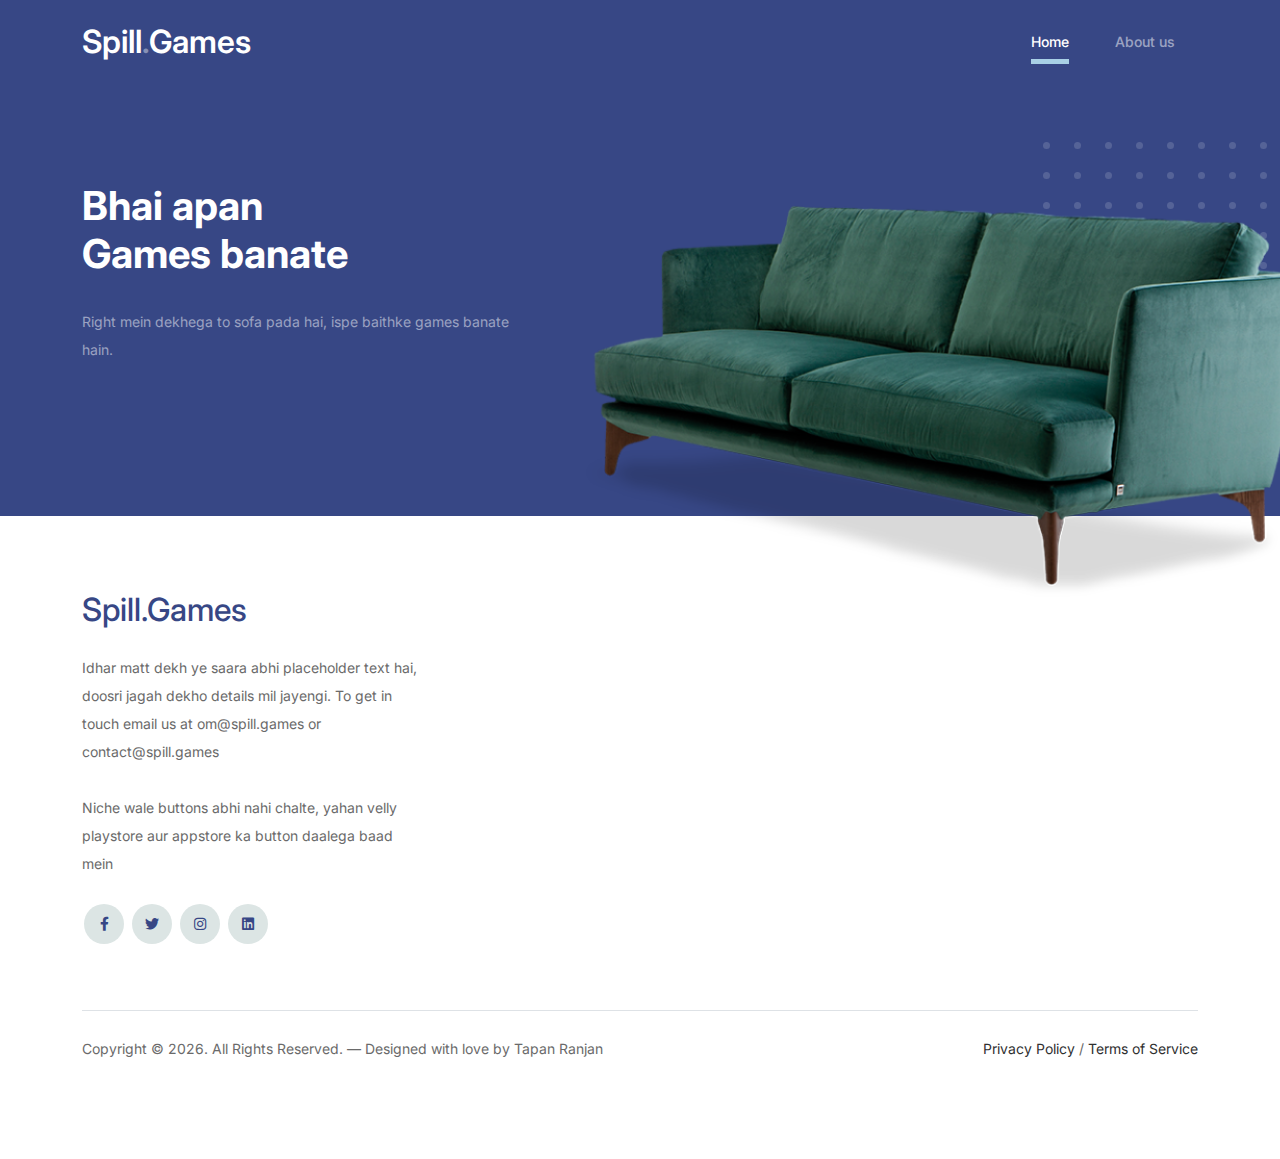
<file: website-old/index.html>
<!doctype html>
<html lang="en">

<head>
	<meta charset="utf-8">
	<meta name="viewport" content="width=device-width, initial-scale=1, shrink-to-fit=no">
	<meta name="author" content="Tapan">
	<link rel="shortcut icon" href="favicon.png">

	<meta name="description" content="" />
	<meta name="keywords" content="bootstrap, bootstrap4" />

	<!-- Bootstrap CSS -->
	<link href="css/bootstrap.min.css" rel="stylesheet">
	<link href="https://cdnjs.cloudflare.com/ajax/libs/font-awesome/6.0.0-beta3/css/all.min.css" rel="stylesheet">
	<link href="css/tiny-slider.css" rel="stylesheet">
	<link href="css/style.css" rel="stylesheet">
	<title>Spill.Games - Mobile game development redifined </title>
</head>

<body>

	<!-- Start Header/Navigation -->
	<nav class="custom-navbar navbar navbar navbar-expand-md navbar-dark bg-dark" arial-label="Furni navigation bar">

		<div class="container">
			<a class="navbar-brand" href="index.html">Spill<span>.</span>Games</a>

			<button class="navbar-toggler" type="button" data-bs-toggle="collapse" data-bs-target="#navbarsFurni"
				aria-controls="navbarsFurni" aria-expanded="false" aria-label="Toggle navigation">
				<span class="navbar-toggler-icon"></span>
			</button>

			<div class="collapse navbar-collapse" id="navbarsFurni">
				<ul class="custom-navbar-nav navbar-nav ms-auto mb-2 mb-md-0">
					<li class="nav-item active">
						<a class="nav-link" href="index.html">Home</a>
					</li>
					<li><a class="nav-link" href="about.html">About us</a></li>
				</ul>
			</div>
		</div>

	</nav>
	<!-- End Header/Navigation -->

	<!-- Start Hero Section -->
	<div class="hero">
		<div class="container">
			<div class="row justify-content-between">
				<div class="col-lg-5">
					<div class="intro-excerpt">
						<h1>Bhai apan <br><span clsas="d-block">Games banate</span></h1>
						<p class="mb-4">Right mein dekhega to sofa pada hai, ispe baithke games banate hain.</p>
					</div>
				</div>
				<div class="col-lg-7">
					<div class="hero-img-wrap">
						<img src="images/couch.png" class="img-fluid">
					</div>
				</div>
			</div>
		</div>
	</div>
	<!-- End Hero Section -->

	<!-- Start Footer Section -->
	<footer class="footer-section">
		<div class="container relative">

			<div class="row g-5 mb-5">
				<div class="col-lg-4">
					<div class="mb-4 footer-logo-wrap"><a href="#" class="footer-logo">Spill<span>.</span>Games</a></div>
					<p class="mb-4">Idhar matt dekh ye saara abhi placeholder text hai, doosri jagah dekho details mil jayengi. To get in touch email us at om@spill.games or contact@spill.games  <br><br> Niche wale buttons abhi nahi chalte, yahan velly playstore aur appstore ka button daalega baad mein</p>
					
					<ul class="list-unstyled custom-social">
						<li><a href="#"><span class="fa fa-brands fa-facebook-f"></span></a></li>
						<li><a href="#"><span class="fa fa-brands fa-twitter"></span></a></li>
						<li><a href="#"><span class="fa fa-brands fa-instagram"></span></a></li>
						<li><a href="#"><span class="fa fa-brands fa-linkedin"></span></a></li>
					</ul>
				</div>
			</div>

			<div class="border-top copyright">
				<div class="row pt-4">
					<div class="col-lg-6">
						<p class="mb-2 text-center text-lg-start">Copyright &copy;
							<script>document.write(new Date().getFullYear());</script>. All Rights Reserved. &mdash;
							Designed with love by Tapan Ranjan
						</p>
					</div>

					<div class="col-lg-6 text-center text-lg-end">
						<ul class="list-unstyled d-inline-flex ms-auto">
							<li><a href="privacy.html">Privacy Policy</a> / <a href="tos.html">Terms of Service</li>
						</ul>
					</div>

				</div>
			</div>

		</div>
	</footer>
	<!-- End Footer Section -->


	<script src="js/bootstrap.bundle.min.js"></script>
	<script src="js/tiny-slider.js"></script>
	<script src="js/custom.js"></script>
</body>

</html>
</file>
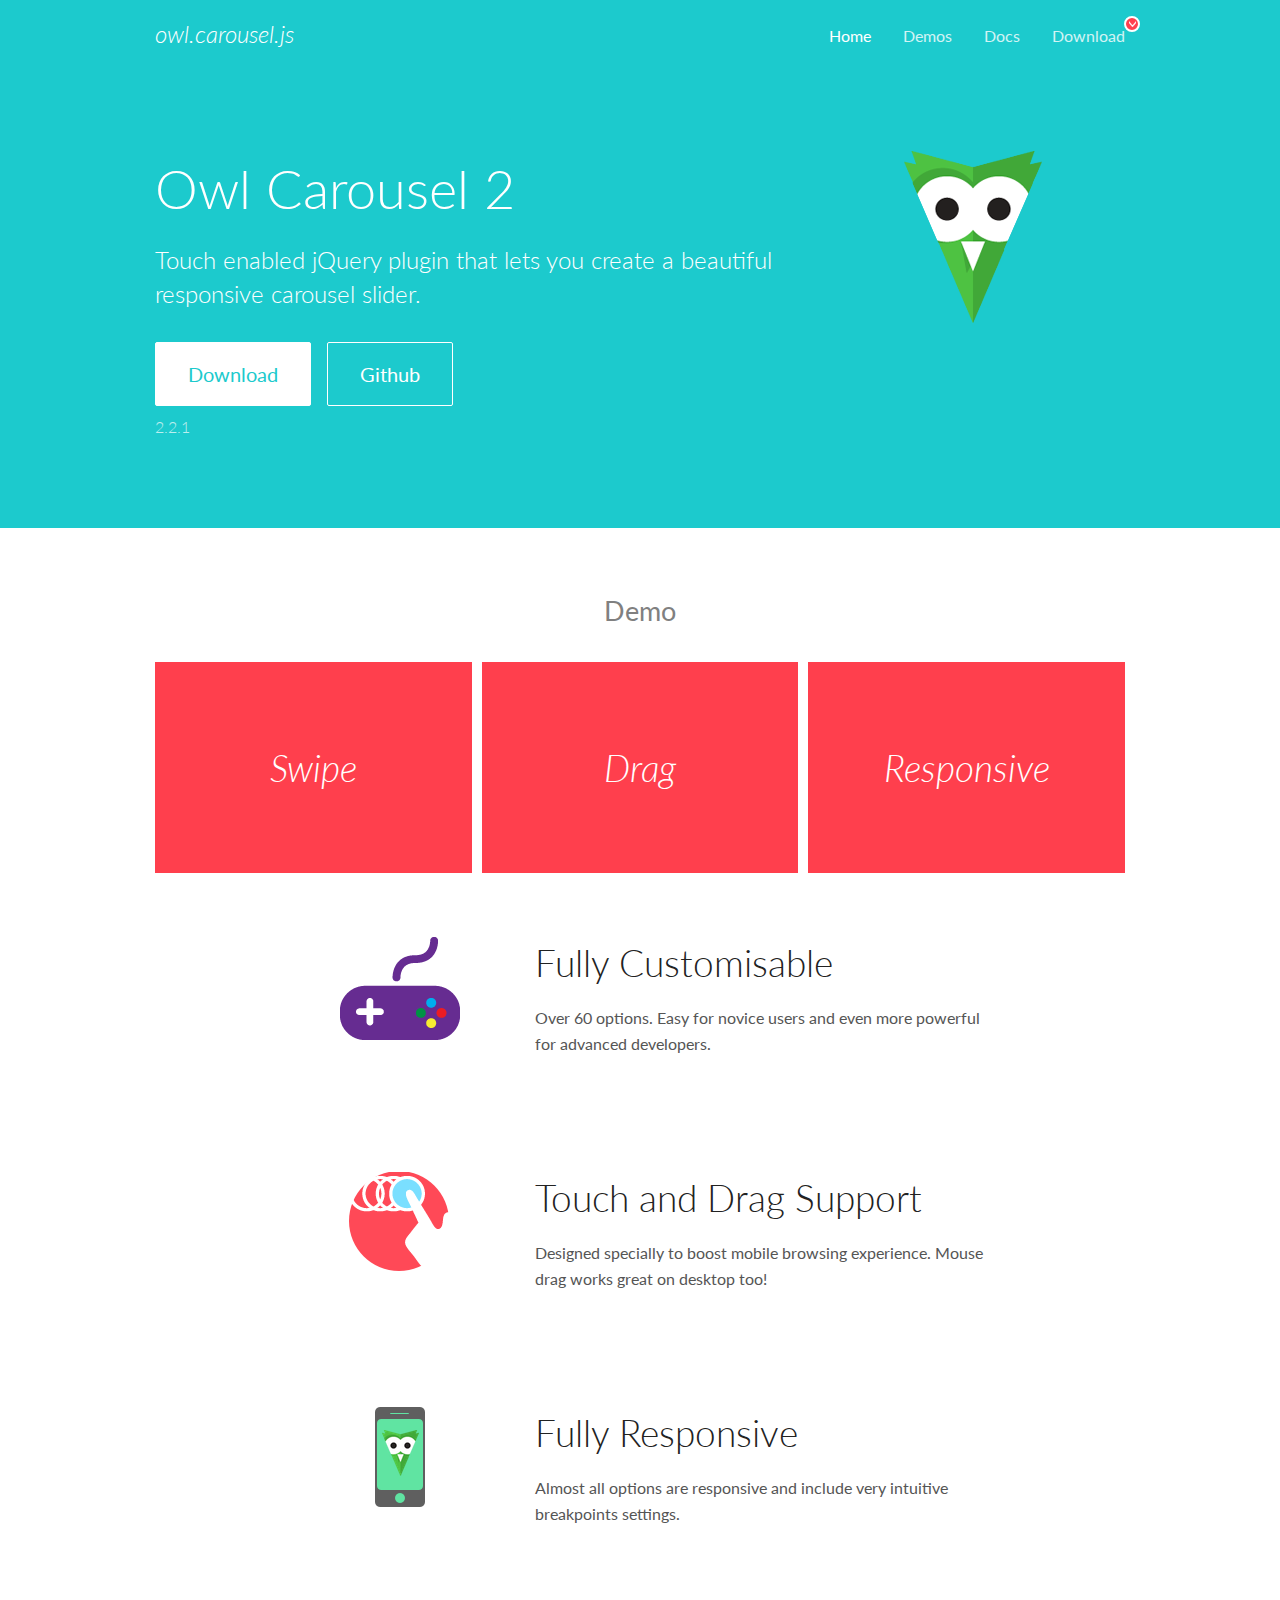
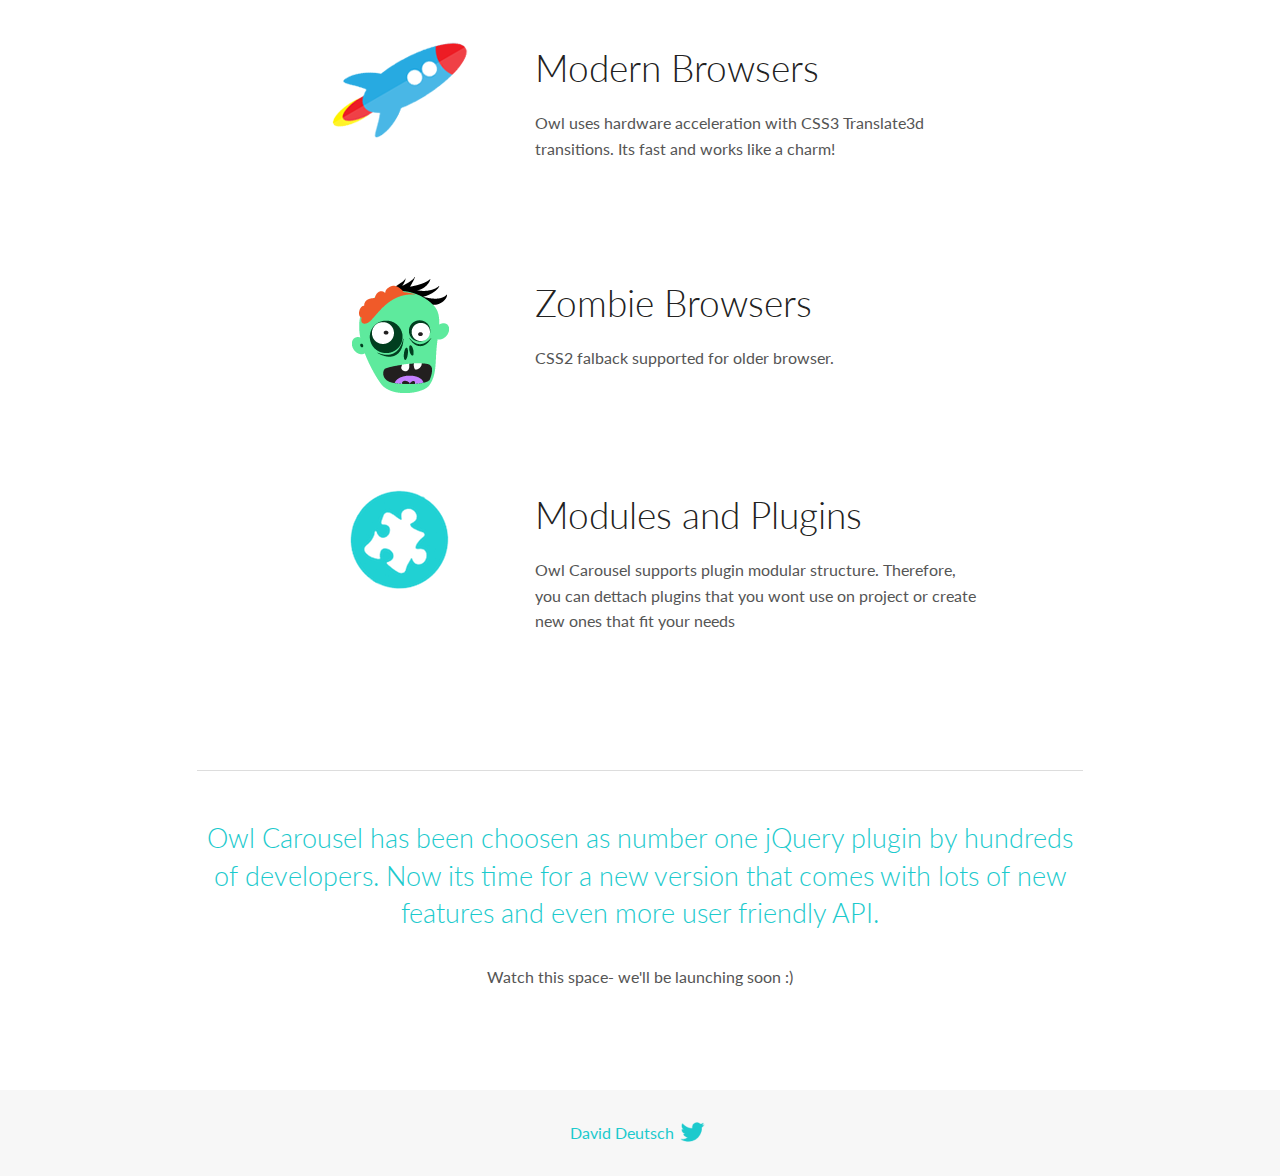
<file: assets/lib/owl.carousel/docs/index.html>
<!DOCTYPE html>
<html lang="en">
  <head>

    <!-- head -->
    <meta charset="utf-8">
    <meta name="msapplication-tap-highlight" content="no" />
    <meta name="viewport" content="width=device-width, initial-scale=1.0" />
    <meta name="description" content="Touch enabled jQuery plugin that lets you create beautiful responsive carousel slider.">
    <meta name="author" content="David Deutsch">
    <title>
      Home | Owl Carousel | 2.2.1
    </title>

    <!-- Stylesheets -->
    <link href='https://fonts.googleapis.com/css?family=Lato:300,400,700,400italic,300italic' rel='stylesheet' type='text/css'>
    <link rel="stylesheet" href="assets/css/docs.theme.min.css">

    <!-- Owl Stylesheets -->
    <link rel="stylesheet" href="assets/owlcarousel/assets/owl.carousel.min.css">
    <link rel="stylesheet" href="assets/owlcarousel/assets/owl.theme.default.min.css">

    <!-- HTML5 shim and Respond.js IE8 support of HTML5 elements and media queries -->

    <!--[if lt IE 9]>
      <script src="https://oss.maxcdn.com/libs/html5shiv/3.7.0/html5shiv.js"></script>
      <script src="https://oss.maxcdn.com/libs/respond.js/1.3.0/respond.min.js"></script>
    <![endif]-->

    <!-- Favicons -->
    <link rel="apple-touch-icon-precomposed" sizes="144x144" href="assets/ico/apple-touch-icon-144-precomposed.png">
    <link rel="shortcut icon" href="assets/ico/favicon.png">
    <link rel="shortcut icon" href="favicon.ico">

    <!-- Yeah i know js should not be in header. Its required for demos.-->

    <!-- javascript -->
    <script src="assets/vendors/jquery.min.js"></script>
    <script src="assets/owlcarousel/owl.carousel.js"></script>
  </head>
  <body>

    <!-- header -->
    <header class="header">
      <div class="row">
        <div class="large-12 columns">
          <div class="brand left">
            <h3>
              <a href="/OwlCarousel2/">owl.carousel.js</a> 
            </h3>
          </div>
          <a id="toggle-nav" class="right">
            <span></span> <span></span> <span></span> 
          </a> 
          <div class="nav-bar">
            <ul class="clearfix">
              <li class="active">
                <a href="/OwlCarousel2/index.html">Home</a> 
              </li>
              <li> <a href="/OwlCarousel2/demos/demos.html">Demos</a>  </li>
              <li> <a href="/OwlCarousel2/docs/started-welcome.html">Docs</a>  </li>
              <li>
                <a href="https://github.com/OwlCarousel2/OwlCarousel2/archive/2.2.1.zip">Download</a> 
                <span class="download"></span> 
              </li>
            </ul>
          </div>
        </div>
      </div>
    </header>

    <!-- home panel -->
    <section id="hero">
      <div class="row">
        <div class="large-8 medium-8 columns">
          <h1>Owl Carousel 2</h1>
          <h4>Touch enabled jQuery plugin that lets you create a beautiful responsive carousel slider.</h4>
          <a href="https://github.com/OwlCarousel2/OwlCarousel2/archive/2.2.1.zip" class="hero-button">Download</a> 
          <a href="https://github.com/OwlCarousel2/OwlCarousel2" class="hero-button outline">Github</a> 
          <p>2.2.1</p>
        </div>
        <div class="large-4 medium-4 columns">
          <img class="owl-logo" src="assets/img/owl-logo.png" alt="mr. Owl">
        </div>
      </div>
    </section>

    <!-- body -->
    <div class="home-demo">
      <div class="row">
        <div class="large-12 columns">
          <h3>Demo</h3>
          <div class="owl-carousel">
            <div class="item">
              <h2>Swipe</h2>
            </div>
            <div class="item">
              <h2>Drag</h2>
            </div>
            <div class="item">
              <h2>Responsive</h2>
            </div>
            <div class="item">
              <h2>CSS3</h2>
            </div>
            <div class="item">
              <h2>Fast</h2>
            </div>
            <div class="item">
              <h2>Easy</h2>
            </div>
            <div class="item">
              <h2>Free</h2>
            </div>
            <div class="item">
              <h2>Upgradable</h2>
            </div>
            <div class="item">
              <h2>Tons of options</h2>
            </div>
            <div class="item">
              <h2>Infinity</h2>
            </div>
            <div class="item">
              <h2>Auto Width</h2>
            </div>
          </div>
        </div>
      </div>
    </div>
    <script>
      var owl = $('.owl-carousel');
      owl.owlCarousel({
        margin: 10,
        loop: true,
        responsive: {
          0: {
            items: 1
          },
          600: {
            items: 2
          },
          1000: {
            items: 3
          }
        }
      })
    </script>

    <!-- features -->
    <div id="features">
      <div class="row">
        <div class="small-12 medium-9 small-centered columns">
          <section class="row feature">
            <div class="medium-4 small-12 columns">
              <img src="assets/img/feature-options.png" alt="">
            </div>
            <div class="medium-8 small-12 columns">
              <h2>Fully Customisable</h2>
              <p>Over 60 options. Easy for novice users and even more powerful for advanced developers.</p>
            </div>
          </section>
          <section class="row feature">
            <div class="medium-4 small-12 columns">
              <img src="assets/img/feature-drag.png" alt="">
            </div>
            <div class="medium-8 small-12 columns">
              <h2>Touch and Drag Support</h2>
              <p>Designed specially to boost mobile browsing experience. Mouse drag works great on desktop too!</p>
            </div>
          </section>
          <section class="row feature">
            <div class="medium-4 small-12 columns">
              <img src="assets/img/feature-responsive.png" alt="">
            </div>
            <div class="medium-8 small-12 columns">
              <h2>Fully Responsive</h2>
              <p>Almost all options are responsive and include very intuitive breakpoints settings.</p>
            </div>
          </section>
          <section class="row feature">
            <div class="medium-4 small-12 columns">
              <img src="assets/img/feature-modern.png" alt="">
            </div>
            <div class="medium-8 small-12 columns">
              <h2>Modern Browsers</h2>
              <p>Owl uses hardware acceleration with CSS3 Translate3d transitions. Its fast and works like a charm! </p>
            </div>
          </section>
          <section class="row feature">
            <div class="medium-4 small-12 columns">
              <img src="assets/img/feature-zombie.png" alt="">
            </div>
            <div class="medium-8 small-12 columns">
              <h2>Zombie Browsers</h2>
              <p>CSS2 falback supported for older browser.</p>
            </div>
          </section>
          <section class="row feature">
            <div class="medium-4 small-12 columns">
              <img src="assets/img/feature-module.png" alt="">
            </div>
            <div class="medium-8 small-12 columns">
              <h2>Modules and Plugins</h2>
              <p>Owl Carousel supports plugin modular structure. Therefore, you can dettach plugins that you wont use on project or create new ones that fit your needs</p>
            </div>
          </section>
        </div>
      </div>
    </div>

    <!-- footer -->
    <section id="teaser-text">
      <div class="row">
        <div class="small-12 medium-11 small-centered columns">
          <hr>
          <h3 id="owl-carousel-has-been-choosen-as-number-one-jquery-plugin-by-hundreds-of-developers-now-its-time-for-a-new-version-that-comes-with-lots-of-new-features-and-even-more-user-friendly-api-">Owl Carousel has been choosen as number one jQuery plugin by hundreds of developers. Now its time for a new version that comes with lots of new features and even more user friendly API.</h3>
          <p>Watch this space- we&#39;ll be launching soon :)</p>
        </div>
      </div>
    </section>

    <!-- footer -->
    <footer class="footer">
      <div class="row">
        <div class="large-12 columns">
          <h5>
            <a href="/OwlCarousel2/docs/support-contact.html">David Deutsch</a> 
            <a id="custom-tweet-button" href="https://twitter.com/share?url=https://github.com/OwlCarousel2/OwlCarousel2&text=Owl Carousel - This is so awesome! " target="_blank"></a> 
          </h5>
        </div>
      </div>
    </footer>

    <!-- vendors -->
    <script src="assets/vendors/highlight.js"></script>
    <script src="assets/js/app.js"></script>
  </body>
</html>
</file>
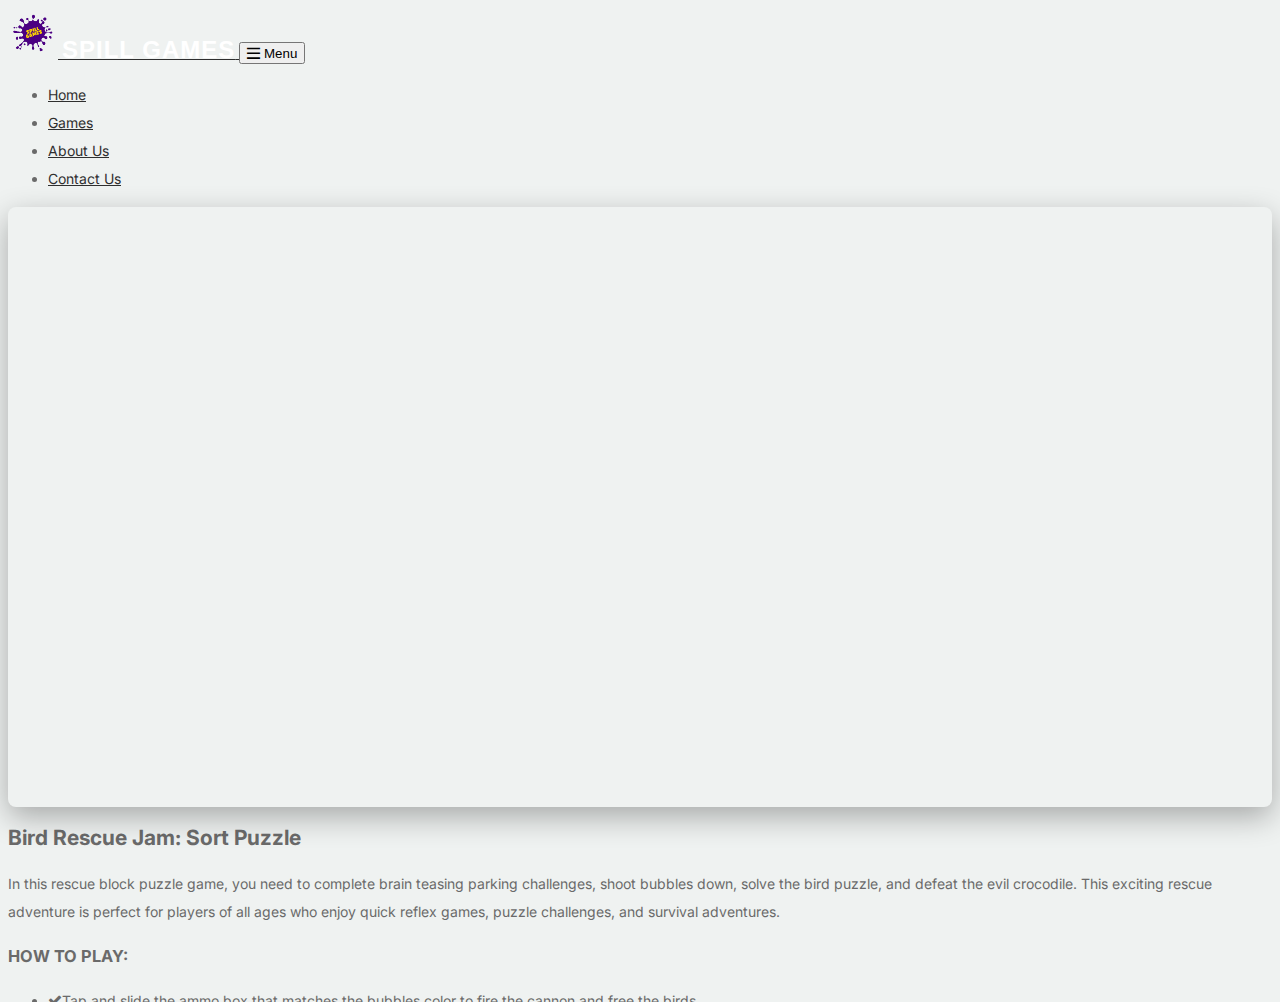
<file: birdrescue.html>
<!DOCTYPE html>
<html>

<head>
    <meta http-equiv="refresh" content="0; url=game.html#id=brj" />
    <title>Redirecting to Bird Rescue...</title>
</head>

<body>
    <p>Redirecting to Bird Rescue... If you are not redirected automatically, <a href="game.html#id=brj">click here</a>.
    </p>
</body>

</html>
</file>
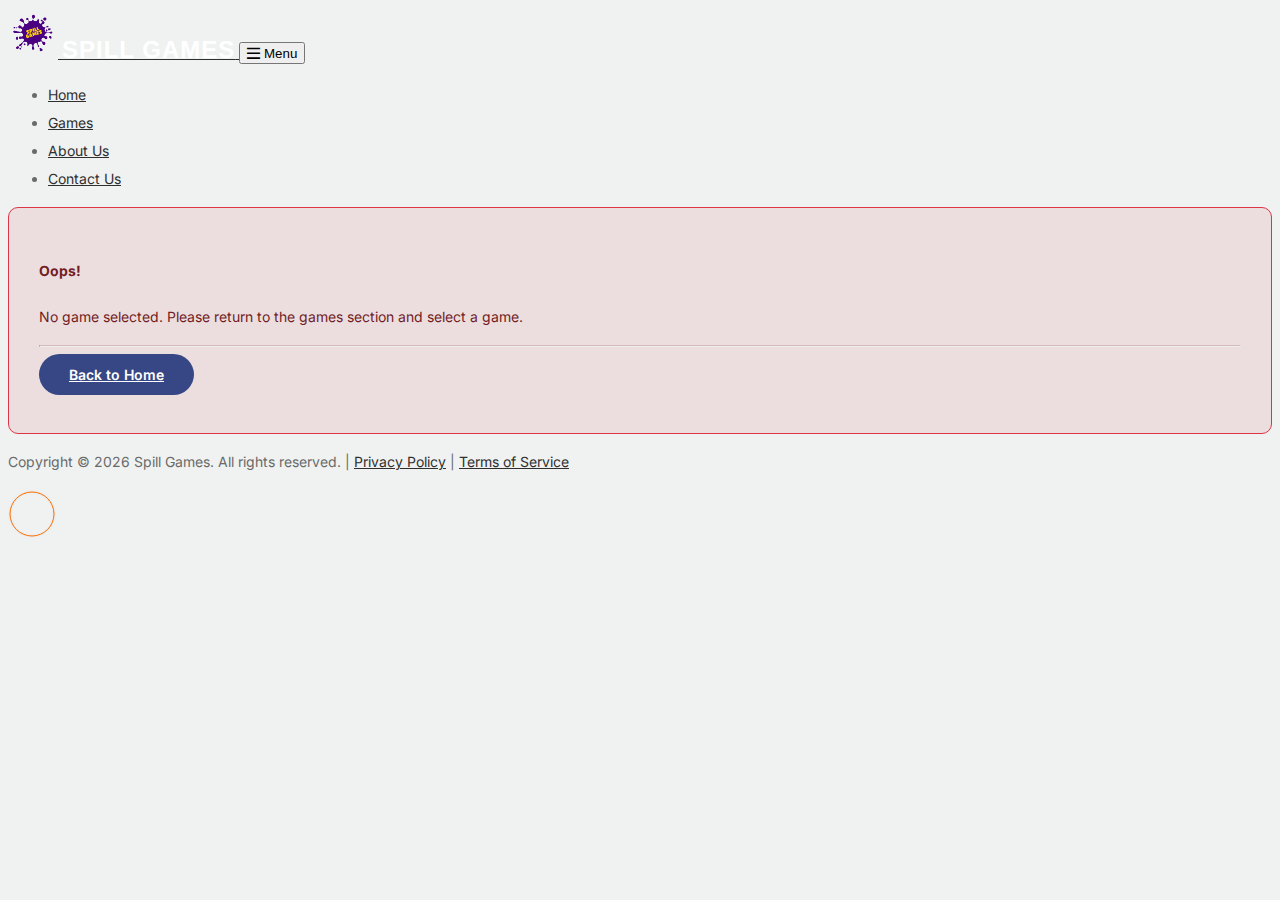
<file: game.html>
<!DOCTYPE html>
<html lang="en">

<head>
    <title>Game Details - Spill Games</title>
    <meta charset="utf-8">
    <meta name="viewport" content="width=device-width, initial-scale=1, shrink-to-fit=no">

    <link href="https://fonts.googleapis.com/css?family=Poppins:300,400,500,600,700" rel="stylesheet">
    <link href="https://fonts.googleapis.com/css?family=Josefin+Sans" rel="stylesheet">
    <link href="https://fonts.googleapis.com/css?family=Nothing+You+Could+Do" rel="stylesheet">

    <link rel="stylesheet" href="css/open-iconic-bootstrap.min.css">
    <link rel="stylesheet" href="css/animate.css">
    <link rel="stylesheet" href="css/owl.carousel.min.css">
    <link rel="stylesheet" href="css/owl.theme.default.min.css">
    <link rel="stylesheet" href="css/magnific-popup.css">
    <link rel="stylesheet" href="css/aos.css">
    <link rel="stylesheet" href="css/ionicons.min.css">

    <link rel="stylesheet" href="css/flaticon.css">
    <link rel="stylesheet" href="css/icomoon.css">
    <link rel="stylesheet" href="css/style.css">
    <style>
        /* Placeholder styling while loading */
        .loading-placeholder {
            min-height: 400px;
            display: flex;
            align-items: center;
            justify-content: center;
        }

        @media (max-width: 767.98px) {
            .game-image-container {
                position: relative !important;
                top: 0 !important;
                height: 40vh !important;
                max-height: 350px !important;
                margin-bottom: 2rem;
            }
        }
    </style>
</head>

<body>
    <nav class="navbar navbar-expand-lg navbar-dark ftco_navbar bg-dark ftco-navbar-light" id="ftco-navbar">
        <div class="container">
            <a class="navbar-brand d-flex align-items-center" href="index.html" style="gap: 10px;">
                <img src="images/logo.png" alt="Spill Games" height="50">
                <span
                    style="font-family: 'Rajdhani', sans-serif; font-weight: 700; font-size: 24px; color: white; letter-spacing: 1px; margin-top: 5px;">SPILL
                    GAMES</span>
            </a>
            <button class="navbar-toggler" type="button" data-toggle="collapse" data-target="#ftco-nav"
                aria-controls="ftco-nav" aria-expanded="false" aria-label="Toggle navigation">
                <span class="oi oi-menu"></span> Menu
            </button>
            <div class="collapse navbar-collapse" id="ftco-nav">
                <ul class="navbar-nav ml-auto">
                    <li class="nav-item"><a href="index.html" class="nav-link">Home</a></li>
                    <li class="nav-item"><a href="index.html#welcome" class="nav-link">Games</a></li>
                    <li class="nav-item"><a href="index.html#team" class="nav-link">About Us</a></li>
                    <li class="nav-item"><a href="index.html#contact" class="nav-link">Contact Us</a></li>
                </ul>
            </div>
        </div>
    </nav>

    <section class="ftco-section mt-5 pt-5">
        <div class="container" id="game-content-container">
            <div class="row">
                <div class="col-md-6 mb-4 mb-md-0">
                    <div class="img-about img d-flex flex-column game-image-container"
                        style="position: sticky; top: 120px; height: 70vh; max-height: 600px; border-radius: 8px; overflow: hidden; box-shadow: 0 10px 30px rgba(0,0,0,0.3);">
                        <div class="overlay"></div>
                        <div class="img w-100 h-100" id="game-image"
                            style="background-image: url(images/texture.png); background-size: cover; background-position: center;">
                        </div>
                    </div>
                </div>
                <div class="col-md-6">
                    <div class="heading-section ftco-animate">
                        <h2 class="mb-4" id="game-title-main">Loading <span>...</span></h2>
                        <p id="game-description"></p>

                        <div class="mt-4">
                            <h3 class="h4">HOW TO PLAY:</h3>
                            <ul class="list-unstyled" id="game-how-to-play">
                                <!-- Dynamically populated -->
                            </ul>
                        </div>

                        <div class="mt-4">
                            <h3 class="h4">KEY FEATURES:</h3>
                            <ul class="list-unstyled" id="game-key-features">
                                <!-- Dynamically populated -->
                            </ul>
                        </div>

                        <div class="row mt-5">
                            <div class="col-md-6 mb-3">
                                <a href="#" id="game-app-store"
                                    class="btn btn-white btn-outline-white p-3 px-xl-4 py-xl-3 btn-block"><span
                                        class="icon-apple mr-2"></span>Try on App Store</a>
                            </div>
                            <div class="col-md-6">
                                <a href="#" id="game-play-store"
                                    class="btn btn-white btn-outline-white p-3 px-xl-4 py-xl-3 btn-block"><span
                                        class="icon-android mr-2"></span>Try on Play Store</a>
                            </div>
                        </div>
                    </div>
                </div>
            </div>
        </div>
    </section>

    <footer class="ftco-footer ftco-section py-4 bg-dark">
        <div class="container">
            <div class="row">
                <div class="col-md-12 text-center">
                    <p class="mb-0 text-white-50">
                        Copyright &copy;
                        <script>document.write(new Date().getFullYear());</script> Spill Games. All rights reserved. |
                        <a href="privacy.html" class="text-white-50 text-decoration-none">Privacy Policy</a> |
                        <a href="tos.html" class="text-white-50 text-decoration-none">Terms of Service</a>
                    </p>
                </div>
            </div>
        </div>
    </footer>

    <!-- loader -->
    <div id="ftco-loader" class="show fullscreen"><svg class="circular" width="48px" height="48px">
            <circle class="path-bg" cx="24" cy="24" r="22" fill="none" stroke-width="4" stroke="#eeeeee" />
            <circle class="path" cx="24" cy="24" r="22" fill="none" stroke-miterlimit="10" stroke="#F96D00" />
        </svg></div>

    <script src="js/jquery.min.js"></script>
    <script src="js/jquery-migrate-3.0.1.min.js"></script>
    <script src="js/popper.min.js"></script>
    <script src="js/bootstrap.min.js"></script>
    <script src="js/jquery.easing.1.3.js"></script>
    <script src="js/owl.carousel.min.js"></script>
    <script src="js/jquery.magnific-popup.min.js"></script>
    <script src="js/aos.js"></script>
    <script src="js/jquery.animateNumber.min.js"></script>
    <script src="js/main.js"></script>
    <script src="js/game-details.js"></script>
</body>

</html>
</file>
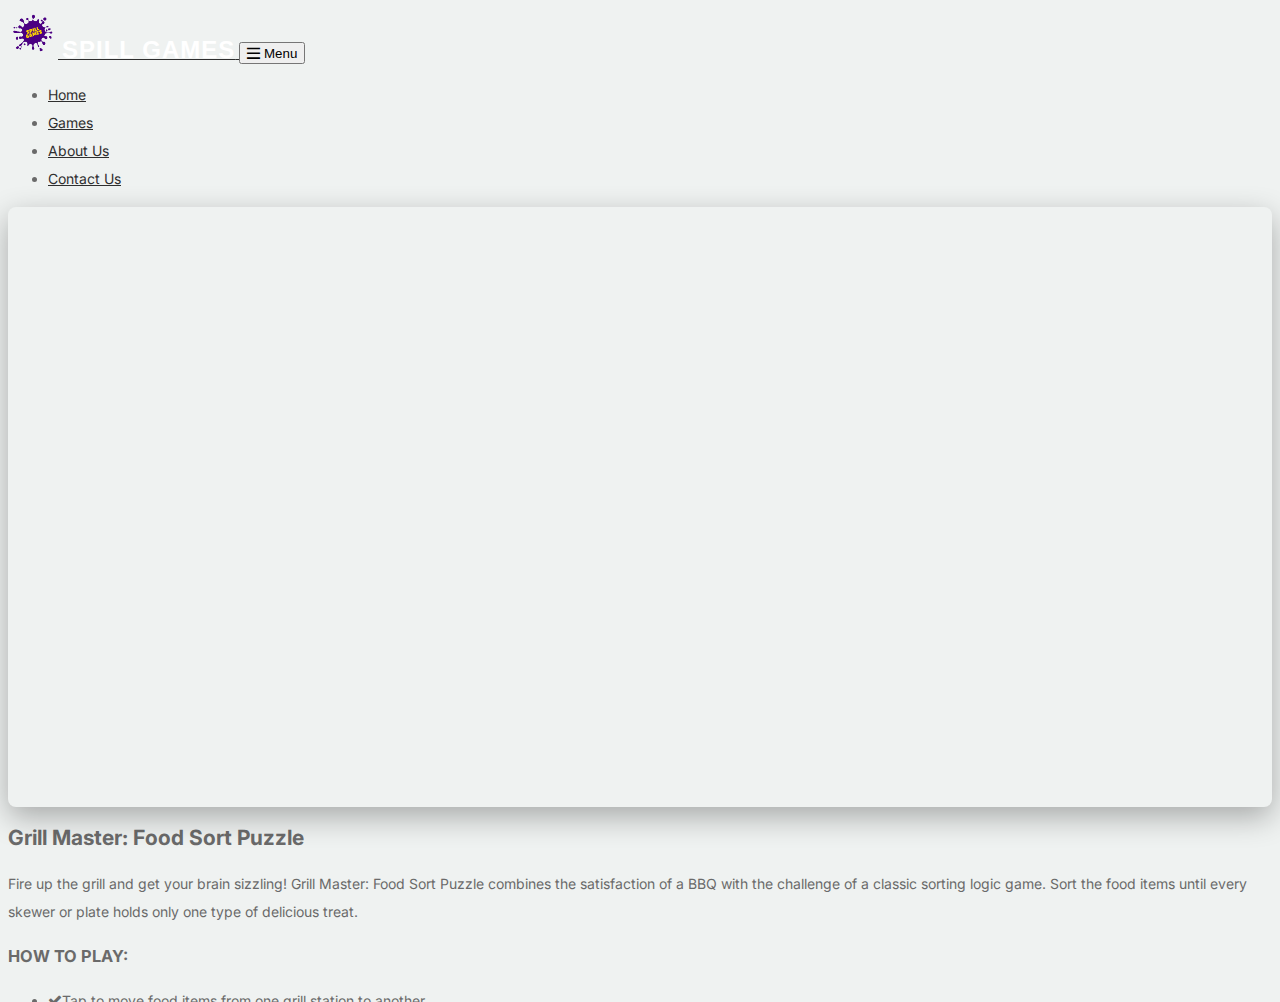
<file: grillsort.html>
<!DOCTYPE html>
<html>

<head>
    <meta http-equiv="refresh" content="0; url=game.html#id=gms" />
    <title>Redirecting to Grill Master...</title>
</head>

<body>
    <p>Redirecting to Grill Master... If you are not redirected automatically, <a href="game.html#id=gms">click
            here</a>.</p>
</body>

</html>
</file>
<file: website-old/css/tiny-slider.css>
.tns-outer{padding:0 !important}.tns-outer [hidden]{display:none !important}.tns-outer [aria-controls],.tns-outer [data-action]{cursor:pointer}.tns-slider{-webkit-transition:all 0s;-moz-transition:all 0s;transition:all 0s}.tns-slider>.tns-item{-webkit-box-sizing:border-box;-moz-box-sizing:border-box;box-sizing:border-box}.tns-horizontal.tns-subpixel{white-space:nowrap}.tns-horizontal.tns-subpixel>.tns-item{display:inline-block;vertical-align:top;white-space:normal}.tns-horizontal.tns-no-subpixel:after{content:'';display:table;clear:both}.tns-horizontal.tns-no-subpixel>.tns-item{float:left}.tns-horizontal.tns-carousel.tns-no-subpixel>.tns-item{margin-right:-100%}.tns-no-calc{position:relative;left:0}.tns-gallery{position:relative;left:0;min-height:1px}.tns-gallery>.tns-item{position:absolute;left:-100%;-webkit-transition:transform 0s, opacity 0s;-moz-transition:transform 0s, opacity 0s;transition:transform 0s, opacity 0s}.tns-gallery>.tns-slide-active{position:relative;left:auto !important}.tns-gallery>.tns-moving{-webkit-transition:all 0.25s;-moz-transition:all 0.25s;transition:all 0.25s}.tns-autowidth{display:inline-block}.tns-lazy-img{-webkit-transition:opacity 0.6s;-moz-transition:opacity 0.6s;transition:opacity 0.6s;opacity:0.6}.tns-lazy-img.tns-complete{opacity:1}.tns-ah{-webkit-transition:height 0s;-moz-transition:height 0s;transition:height 0s}.tns-ovh{overflow:hidden}.tns-visually-hidden{position:absolute;left:-10000em}.tns-transparent{opacity:0;visibility:hidden}.tns-fadeIn{opacity:1;filter:alpha(opacity=100);z-index:0}.tns-normal,.tns-fadeOut{opacity:0;filter:alpha(opacity=0);z-index:-1}.tns-vpfix{white-space:nowrap}.tns-vpfix>div,.tns-vpfix>li{display:inline-block}.tns-t-subp2{margin:0 auto;width:310px;position:relative;height:10px;overflow:hidden}.tns-t-ct{width:2333.3333333%;width:-webkit-calc(100% * 70 / 3);width:-moz-calc(100% * 70 / 3);width:calc(100% * 70 / 3);position:absolute;right:0}.tns-t-ct:after{content:'';display:table;clear:both}.tns-t-ct>div{width:1.4285714%;width:-webkit-calc(100% / 70);width:-moz-calc(100% / 70);width:calc(100% / 70);height:10px;float:left}

/*# sourceMappingURL=sourcemaps/tiny-slider.css.map */
</file>
<file: website-old/css/style.css>
/*
* License: https://creativecommons.org/licenses/by/3.0/
*/
@import url("https://fonts.googleapis.com/css2?family=Inter:wght@400;500;600;700;800&display=swap");
body {
  overflow-x: hidden;
  position: relative; }

body {
  font-family: "Inter", sans-serif;
  font-weight: 400;
  line-height: 28px;
  color: #6a6a6a;
  font-size: 14px;
  background-color: #eff2f1; }

a {
  text-decoration: none;
  -webkit-transition: .3s all ease;
  -o-transition: .3s all ease;
  transition: .3s all ease;
  color: #2f2f2f;
  text-decoration: underline; }
  a:hover {
    color: #2f2f2f;
    text-decoration: none; }
  a.more {
    font-weight: 600; }

.custom-navbar {
  background: #374785 !important;
  padding-top: 20px;
  padding-bottom: 20px; }
  .custom-navbar .navbar-brand {
    font-size: 32px;
    font-weight: 600; }
    .custom-navbar .navbar-brand > span {
      opacity: .4; }
  .custom-navbar .navbar-toggler {
    border-color: transparent; }
    .custom-navbar .navbar-toggler:active, .custom-navbar .navbar-toggler:focus {
      -webkit-box-shadow: none;
      box-shadow: none;
      outline: none; }
  @media (min-width: 992px) {
    .custom-navbar .custom-navbar-nav li {
      margin-left: 15px;
      margin-right: 15px; } }
  .custom-navbar .custom-navbar-nav li a {
    font-weight: 500;
    color: #ffffff !important;
    opacity: .5;
    -webkit-transition: .3s all ease;
    -o-transition: .3s all ease;
    transition: .3s all ease;
    position: relative; }
    @media (min-width: 768px) {
      .custom-navbar .custom-navbar-nav li a:before {
        content: "";
        position: absolute;
        bottom: 0;
        left: 8px;
        right: 8px;
        background: #a8d0e6;
        height: 5px;
        opacity: 1;
        visibility: visible;
        width: 0;
        -webkit-transition: .15s all ease-out;
        -o-transition: .15s all ease-out;
        transition: .15s all ease-out; } }
    .custom-navbar .custom-navbar-nav li a:hover {
      opacity: 1; }
      .custom-navbar .custom-navbar-nav li a:hover:before {
        width: calc(100% - 16px); }
  .custom-navbar .custom-navbar-nav li.active a {
    opacity: 1; }
    .custom-navbar .custom-navbar-nav li.active a:before {
      width: calc(100% - 16px); }
  .custom-navbar .custom-navbar-cta {
    margin-left: 0 !important;
    -webkit-box-orient: horizontal;
    -webkit-box-direction: normal;
    -ms-flex-direction: row;
    flex-direction: row; }
    @media (min-width: 768px) {
      .custom-navbar .custom-navbar-cta {
        margin-left: 40px !important; } }
    .custom-navbar .custom-navbar-cta li {
      margin-left: 0px;
      margin-right: 0px; }
      .custom-navbar .custom-navbar-cta li:first-child {
        margin-right: 20px; }

.hero {
  background: #374785;
  padding: calc(4rem - 30px) 0 0rem 0; }
  @media (min-width: 768px) {
    .hero {
      padding: calc(4rem - 30px) 0 4rem 0; } }
  @media (min-width: 992px) {
    .hero {
      padding: calc(8rem - 30px) 0 8rem 0; } }
  .hero .intro-excerpt {
    position: relative;
    z-index: 4; }
    @media (min-width: 992px) {
      .hero .intro-excerpt {
        max-width: 450px; } }
  .hero h1 {
    font-weight: 700;
    color: #ffffff;
    margin-bottom: 30px; }
    @media (min-width: 1400px) {
      .hero h1 {
        font-size: 54px; } }
  .hero p {
    color: rgba(255, 255, 255, 0.5);
    margin-botom: 30px; }
  .hero .hero-img-wrap {
    position: relative; }
    .hero .hero-img-wrap img {
      position: relative;
      top: 0px;
      right: 0px;
      z-index: 2;
      max-width: 780px;
      left: -20px; }
      @media (min-width: 768px) {
        .hero .hero-img-wrap img {
          right: 0px;
          left: -100px; } }
      @media (min-width: 992px) {
        .hero .hero-img-wrap img {
          left: 0px;
          top: -80px;
          position: absolute;
          right: -50px; } }
      @media (min-width: 1200px) {
        .hero .hero-img-wrap img {
          left: 0px;
          top: -80px;
          right: -100px; } }
    .hero .hero-img-wrap:after {
      content: "";
      position: absolute;
      width: 255px;
      height: 217px;
      background-image: url("../images/dots-light.svg");
      background-size: contain;
      background-repeat: no-repeat;
      right: -100px;
      top: -0px; }
      @media (min-width: 1200px) {
        .hero .hero-img-wrap:after {
          top: -40px; } }

.btn {
  font-weight: 600;
  padding: 12px 30px;
  border-radius: 30px;
  color: #ffffff;
  background: #2f2f2f;
  border-color: #2f2f2f; }
  .btn:hover {
    color: #ffffff;
    background: #222222;
    border-color: #222222; }
  .btn:active, .btn:focus {
    outline: none !important;
    -webkit-box-shadow: none;
    box-shadow: none; }
  .btn.btn-primary {
    background: #374785;
    border-color: #374785; }
    .btn.btn-primary:hover {
      background: #314d43;
      border-color: #314d43; }
  .btn.btn-secondary {
    color: #2f2f2f;
    background: #a8d0e6;
    border-color: #a8d0e6; }
    .btn.btn-secondary:hover {
      background: #f8b810;
      border-color: #f8b810; }
  .btn.btn-white-outline {
    background: transparent;
    border-width: 2px;
    border-color: rgba(255, 255, 255, 0.3); }
    .btn.btn-white-outline:hover {
      border-color: white;
      color: #ffffff; }

.section-title {
  color: #2f2f2f; }

.product-section {
  padding: 7rem 0; }
  .product-section .product-item {
    text-align: center;
    text-decoration: none;
    display: block;
    position: relative;
    padding-bottom: 50px;
    cursor: pointer; }
    .product-section .product-item .product-thumbnail {
      margin-bottom: 30px;
      position: relative;
      top: 0;
      -webkit-transition: .3s all ease;
      -o-transition: .3s all ease;
      transition: .3s all ease; }
    .product-section .product-item h3 {
      font-weight: 600;
      font-size: 16px; }
    .product-section .product-item strong {
      font-weight: 800 !important;
      font-size: 18px !important; }
    .product-section .product-item h3, .product-section .product-item strong {
      color: #2f2f2f;
      text-decoration: none; }
    .product-section .product-item .icon-cross {
      position: absolute;
      width: 35px;
      height: 35px;
      display: inline-block;
      background: #2f2f2f;
      bottom: 15px;
      left: 50%;
      -webkit-transform: translateX(-50%);
      -ms-transform: translateX(-50%);
      transform: translateX(-50%);
      margin-bottom: -17.5px;
      border-radius: 50%;
      opacity: 0;
      visibility: hidden;
      -webkit-transition: .3s all ease;
      -o-transition: .3s all ease;
      transition: .3s all ease; }
      .product-section .product-item .icon-cross img {
        position: absolute;
        left: 50%;
        top: 50%;
        -webkit-transform: translate(-50%, -50%);
        -ms-transform: translate(-50%, -50%);
        transform: translate(-50%, -50%); }
    .product-section .product-item:before {
      bottom: 0;
      left: 0;
      right: 0;
      position: absolute;
      content: "";
      background: #dce5e4;
      height: 0%;
      z-index: -1;
      border-radius: 10px;
      -webkit-transition: .3s all ease;
      -o-transition: .3s all ease;
      transition: .3s all ease; }
    .product-section .product-item:hover .product-thumbnail {
      top: -25px; }
    .product-section .product-item:hover .icon-cross {
      bottom: 0;
      opacity: 1;
      visibility: visible; }
    .product-section .product-item:hover:before {
      height: 70%; }

.why-choose-section {
  padding: 7rem 0; }
  .why-choose-section .img-wrap {
    position: relative; }
    .why-choose-section .img-wrap:before {
      position: absolute;
      content: "";
      width: 255px;
      height: 217px;
      background-image: url("../images/dots-yellow.svg");
      background-repeat: no-repeat;
      background-size: contain;
      -webkit-transform: translate(-40%, -40%);
      -ms-transform: translate(-40%, -40%);
      transform: translate(-40%, -40%);
      z-index: -1; }
    .why-choose-section .img-wrap img {
      border-radius: 20px; }

.feature {
  margin-bottom: 30px; }
  .feature .icon {
    display: inline-block;
    position: relative;
    margin-bottom: 20px; }
    .feature .icon:before {
      content: "";
      width: 33px;
      height: 33px;
      position: absolute;
      background: rgba(59, 93, 80, 0.2);
      border-radius: 50%;
      right: -8px;
      bottom: 0; }
  .feature h3 {
    font-size: 14px;
    color: #2f2f2f; }
  .feature p {
    font-size: 14px;
    line-height: 22px;
    color: #6a6a6a; }

.we-help-section {
  padding: 7rem 0; }
  .we-help-section .imgs-grid {
    display: -ms-grid;
    display: grid;
    -ms-grid-columns: (1fr)[27];
    grid-template-columns: repeat(27, 1fr);
    position: relative; }
    .we-help-section .imgs-grid:before {
      position: absolute;
      content: "";
      width: 255px;
      height: 217px;
      background-image: url("../images/dots-green.svg");
      background-size: contain;
      background-repeat: no-repeat;
      -webkit-transform: translate(-40%, -40%);
      -ms-transform: translate(-40%, -40%);
      transform: translate(-40%, -40%);
      z-index: -1; }
    .we-help-section .imgs-grid .grid {
      position: relative; }
      .we-help-section .imgs-grid .grid img {
        border-radius: 20px;
        max-width: 100%; }
      .we-help-section .imgs-grid .grid.grid-1 {
        -ms-grid-column: 1;
        -ms-grid-column-span: 18;
        grid-column: 1 / span 18;
        -ms-grid-row: 1;
        -ms-grid-row-span: 27;
        grid-row: 1 / span 27; }
      .we-help-section .imgs-grid .grid.grid-2 {
        -ms-grid-column: 19;
        -ms-grid-column-span: 27;
        grid-column: 19 / span 27;
        -ms-grid-row: 1;
        -ms-grid-row-span: 5;
        grid-row: 1 / span 5;
        padding-left: 20px; }
      .we-help-section .imgs-grid .grid.grid-3 {
        -ms-grid-column: 14;
        -ms-grid-column-span: 16;
        grid-column: 14 / span 16;
        -ms-grid-row: 6;
        -ms-grid-row-span: 27;
        grid-row: 6 / span 27;
        padding-top: 20px; }

.custom-list {
  width: 100%; }
  .custom-list li {
    display: inline-block;
    width: calc(50% - 20px);
    margin-bottom: 12px;
    line-height: 1.5;
    position: relative;
    padding-left: 20px; }
    .custom-list li:before {
      content: "";
      width: 8px;
      height: 8px;
      border-radius: 50%;
      border: 2px solid #374785;
      position: absolute;
      left: 0;
      top: 8px; }

.popular-product {
  padding: 0 0 7rem 0; }
  .popular-product .product-item-sm h3 {
    font-size: 14px;
    font-weight: 700;
    color: #2f2f2f; }
  .popular-product .product-item-sm a {
    text-decoration: none;
    color: #2f2f2f;
    -webkit-transition: .3s all ease;
    -o-transition: .3s all ease;
    transition: .3s all ease; }
    .popular-product .product-item-sm a:hover {
      color: rgba(47, 47, 47, 0.5); }
  .popular-product .product-item-sm p {
    line-height: 1.4;
    margin-bottom: 10px;
    font-size: 14px; }
  .popular-product .product-item-sm .thumbnail {
    margin-right: 10px;
    -webkit-box-flex: 0;
    -ms-flex: 0 0 120px;
    flex: 0 0 120px;
    position: relative; }
    .popular-product .product-item-sm .thumbnail:before {
      content: "";
      position: absolute;
      border-radius: 20px;
      background: #dce5e4;
      width: 98px;
      height: 98px;
      top: 50%;
      left: 50%;
      -webkit-transform: translate(-50%, -50%);
      -ms-transform: translate(-50%, -50%);
      transform: translate(-50%, -50%);
      z-index: -1; }

.testimonial-section {
  padding: 3rem 0 7rem 0; }

.testimonial-slider-wrap {
  position: relative; }
  .testimonial-slider-wrap .tns-inner {
    padding-top: 30px; }
  .testimonial-slider-wrap .item .testimonial-block blockquote {
    font-size: 16px; }
    @media (min-width: 768px) {
      .testimonial-slider-wrap .item .testimonial-block blockquote {
        line-height: 32px;
        font-size: 18px; } }
  .testimonial-slider-wrap .item .testimonial-block .author-info .author-pic {
    margin-bottom: 20px; }
    .testimonial-slider-wrap .item .testimonial-block .author-info .author-pic img {
      max-width: 80px;
      border-radius: 50%; }
  .testimonial-slider-wrap .item .testimonial-block .author-info h3 {
    font-size: 14px;
    font-weight: 700;
    color: #2f2f2f;
    margin-bottom: 0; }
  .testimonial-slider-wrap #testimonial-nav {
    position: absolute;
    top: 50%;
    z-index: 99;
    width: 100%;
    display: none; }
    @media (min-width: 768px) {
      .testimonial-slider-wrap #testimonial-nav {
        display: block; } }
    .testimonial-slider-wrap #testimonial-nav > span {
      cursor: pointer;
      position: absolute;
      width: 58px;
      height: 58px;
      line-height: 58px;
      border-radius: 50%;
      background: rgba(59, 93, 80, 0.1);
      color: #2f2f2f;
      -webkit-transition: .3s all ease;
      -o-transition: .3s all ease;
      transition: .3s all ease; }
      .testimonial-slider-wrap #testimonial-nav > span:hover {
        background: #374785;
        color: #ffffff; }
    .testimonial-slider-wrap #testimonial-nav .prev {
      left: -10px; }
    .testimonial-slider-wrap #testimonial-nav .next {
      right: 0; }
  .testimonial-slider-wrap .tns-nav {
    position: absolute;
    bottom: -50px;
    left: 50%;
    -webkit-transform: translateX(-50%);
    -ms-transform: translateX(-50%);
    transform: translateX(-50%); }
    .testimonial-slider-wrap .tns-nav button {
      background: none;
      border: none;
      display: inline-block;
      position: relative;
      width: 0 !important;
      height: 7px !important;
      margin: 2px; }
      .testimonial-slider-wrap .tns-nav button:active, .testimonial-slider-wrap .tns-nav button:focus, .testimonial-slider-wrap .tns-nav button:hover {
        outline: none;
        -webkit-box-shadow: none;
        box-shadow: none;
        background: none; }
      .testimonial-slider-wrap .tns-nav button:before {
        display: block;
        width: 7px;
        height: 7px;
        left: 0;
        top: 0;
        position: absolute;
        content: "";
        border-radius: 50%;
        -webkit-transition: .3s all ease;
        -o-transition: .3s all ease;
        transition: .3s all ease;
        background-color: #d6d6d6; }
      .testimonial-slider-wrap .tns-nav button:hover:before, .testimonial-slider-wrap .tns-nav button.tns-nav-active:before {
        background-color: #374785; }

.before-footer-section {
  padding: 7rem 0 12rem 0 !important; }

.blog-section {
  padding: 7rem 0 12rem 0; }
  .blog-section .post-entry a {
    text-decoration: none; }
  .blog-section .post-entry .post-thumbnail {
    display: block;
    margin-bottom: 20px; }
    .blog-section .post-entry .post-thumbnail img {
      border-radius: 20px;
      -webkit-transition: .3s all ease;
      -o-transition: .3s all ease;
      transition: .3s all ease; }
  .blog-section .post-entry .post-content-entry {
    padding-left: 15px;
    padding-right: 15px; }
    .blog-section .post-entry .post-content-entry h3 {
      font-size: 16px;
      margin-bottom: 0;
      font-weight: 600;
      margin-bottom: 7px; }
    .blog-section .post-entry .post-content-entry .meta {
      font-size: 14px; }
      .blog-section .post-entry .post-content-entry .meta a {
        font-weight: 600; }
  .blog-section .post-entry:hover .post-thumbnail img, .blog-section .post-entry:focus .post-thumbnail img {
    opacity: .7; }

.footer-section {
  padding: 80px 0;
  background: #ffffff; }
  .footer-section .relative {
    position: relative; }
  .footer-section a {
    text-decoration: none;
    color: #2f2f2f;
    -webkit-transition: .3s all ease;
    -o-transition: .3s all ease;
    transition: .3s all ease; }
    .footer-section a:hover {
      color: rgba(47, 47, 47, 0.5); }
  .footer-section .subscription-form {
    margin-bottom: 40px;
    position: relative;
    z-index: 2;
    margin-top: 100px; }
    @media (min-width: 992px) {
      .footer-section .subscription-form {
        margin-top: 0px;
        margin-bottom: 80px; } }
    .footer-section .subscription-form h3 {
      font-size: 18px;
      font-weight: 500;
      color: #374785; }
    .footer-section .subscription-form .form-control {
      height: 50px;
      border-radius: 10px;
      font-family: "Inter", sans-serif; }
      .footer-section .subscription-form .form-control:active, .footer-section .subscription-form .form-control:focus {
        outline: none;
        -webkit-box-shadow: none;
        box-shadow: none;
        border-color: #374785;
        -webkit-box-shadow: 0 1px 4px 0 rgba(0, 0, 0, 0.2);
        box-shadow: 0 1px 4px 0 rgba(0, 0, 0, 0.2); }
      .footer-section .subscription-form .form-control::-webkit-input-placeholder {
        font-size: 14px; }
      .footer-section .subscription-form .form-control::-moz-placeholder {
        font-size: 14px; }
      .footer-section .subscription-form .form-control:-ms-input-placeholder {
        font-size: 14px; }
      .footer-section .subscription-form .form-control:-moz-placeholder {
        font-size: 14px; }
    .footer-section .subscription-form .btn {
      border-radius: 10px !important; }
  .footer-section .sofa-img {
    position: absolute;
    top: -200px;
    z-index: 1;
    right: 0; }
    .footer-section .sofa-img img {
      max-width: 380px; }
  .footer-section .links-wrap {
    margin-top: 0px; }
    @media (min-width: 992px) {
      .footer-section .links-wrap {
        margin-top: 54px; } }
    .footer-section .links-wrap ul li {
      margin-bottom: 10px; }
  .footer-section .footer-logo-wrap .footer-logo {
    font-size: 32px;
    font-weight: 500;
    text-decoration: none;
    color: #374785; }
  .footer-section .custom-social li {
    margin: 2px;
    display: inline-block; }
    .footer-section .custom-social li a {
      width: 40px;
      height: 40px;
      text-align: center;
      line-height: 40px;
      display: inline-block;
      background: #dce5e4;
      color: #374785;
      border-radius: 50%; }
      .footer-section .custom-social li a:hover {
        background: #374785;
        color: #ffffff; }
  .footer-section .border-top {
    border-color: #dce5e4; }
    .footer-section .border-top.copyright {
      font-size: 14px !important; }

.form-control {
  height: 50px;
  border-radius: 10px;
  font-family: "Inter", sans-serif; }
  .form-control:active, .form-control:focus {
    outline: none;
    -webkit-box-shadow: none;
    box-shadow: none;
    border-color: #374785;
    -webkit-box-shadow: 0 1px 4px 0 rgba(0, 0, 0, 0.2);
    box-shadow: 0 1px 4px 0 rgba(0, 0, 0, 0.2); }
  .form-control::-webkit-input-placeholder {
    font-size: 14px; }
  .form-control::-moz-placeholder {
    font-size: 14px; }
  .form-control:-ms-input-placeholder {
    font-size: 14px; }
  .form-control:-moz-placeholder {
    font-size: 14px; }

.service {
  line-height: 1.5; }
  .service .service-icon {
    border-radius: 10px;
    -webkit-box-flex: 0;
    -ms-flex: 0 0 50px;
    flex: 0 0 50px;
    height: 50px;
    line-height: 50px;
    text-align: center;
    background: #374785;
    margin-right: 20px;
    color: #ffffff; }

textarea {
  height: auto !important; }

.site-blocks-table {
  overflow: auto; }
  .site-blocks-table .product-thumbnail {
    width: 200px; }
  .site-blocks-table .btn {
    padding: 2px 10px; }
  .site-blocks-table thead th {
    padding: 30px;
    text-align: center;
    border-width: 0px !important;
    vertical-align: middle;
    color: rgba(0, 0, 0, 0.8);
    font-size: 18px; }
  .site-blocks-table td {
    padding: 20px;
    text-align: center;
    vertical-align: middle;
    color: rgba(0, 0, 0, 0.8); }
  .site-blocks-table tbody tr:first-child td {
    border-top: 1px solid #374785 !important; }
  .site-blocks-table .btn {
    background: none !important;
    color: #000000;
    border: none;
    height: auto !important; }

.site-block-order-table th {
  border-top: none !important;
  border-bottom-width: 1px !important; }

.site-block-order-table td, .site-block-order-table th {
  color: #000000; }

.couponcode-wrap input {
  border-radius: 10px !important; }

.text-primary {
  color: #374785 !important; }

.thankyou-icon {
  position: relative;
  color: #374785; }
  .thankyou-icon:before {
    position: absolute;
    content: "";
    width: 50px;
    height: 50px;
    border-radius: 50%;
    background: rgba(59, 93, 80, 0.2); }
</file>
<file: css/flaticon.css>
/*
  	Flaticon icon font: Flaticon
  	Creation date: 10/09/2018 08:41
  	*/
@font-face {
  font-family: "Flaticon";
  src: url("../fonts/flaticon/font/Flaticon.eot");
  src: url("../fonts/flaticon/font/Flaticon.eot?#iefix") format("embedded-opentype"),
       url("../fonts/flaticon/font/Flaticon.woff") format("woff"),
       url("../fonts/flaticon/font/Flaticon.ttf") format("truetype"),
       url("../fonts/flaticon/font/Flaticon.svg#Flaticon") format("svg");
  font-weight: normal;
  font-style: normal;
}

@media screen and (-webkit-min-device-pixel-ratio:0) {
  @font-face {
    font-family: "Flaticon";
    src: url("../fonts/flaticon/font/Flaticon.svg#Flaticon") format("svg");
  }
}

[class^="flaticon-"]:before, [class*=" flaticon-"]:before,
[class^="flaticon-"]:after, [class*=" flaticon-"]:after {   
  font-family: Flaticon;
  font-style: normal;
  font-weight: normal;
  font-variant: normal;
  text-transform: none;
  line-height: 1;

  /* Better Font Rendering =========== */
  -webkit-font-smoothing: antialiased;
  -moz-osx-font-smoothing: grayscale;
}

.flaticon-pizza-1:before { content: "\f100"; }
.flaticon-pizza:before { content: "\f101"; }
.flaticon-bicycle:before { content: "\f102"; }
.flaticon-diet:before { content: "\f103"; }
.flaticon-medal:before { content: "\f104"; }
.flaticon-laugh:before { content: "\f105"; }
.flaticon-chef:before { content: "\f106"; }
</file>
<file: css/icomoon.css>
@font-face {
  font-family: 'icomoon';
  src:  url('../fonts/icomoon/icomoon.eot?6tt51o');
  src:  url('../fonts/icomoon/icomoon.eot?6tt51o#iefix') format('embedded-opentype'),
    url('../fonts/icomoon/icomoon.ttf?6tt51o') format('truetype'),
    url('../fonts/icomoon/icomoon.woff?6tt51o') format('woff'),
    url('../fonts/icomoon/icomoon.svg?6tt51o#icomoon') format('svg');
  font-weight: normal;
  font-style: normal;
}

[class^="icon-"], [class*=" icon-"] {
  /* use !important to prevent issues with browser extensions that change fonts */
  font-family: 'icomoon' !important;
  speak: none;
  font-style: normal;
  font-weight: normal;
  font-variant: normal;
  text-transform: none;
  line-height: 1;

  /* Better Font Rendering =========== */
  -webkit-font-smoothing: antialiased;
  -moz-osx-font-smoothing: grayscale;
}

.icon-asterisk:before {
  content: "\f069";
}
.icon-plus:before {
  content: "\f067";
}
.icon-question:before {
  content: "\f128";
}
.icon-minus:before {
  content: "\f068";
}
.icon-glass:before {
  content: "\f000";
}
.icon-music:before {
  content: "\f001";
}
.icon-search:before {
  content: "\f002";
}
.icon-envelope-o:before {
  content: "\f003";
}
.icon-heart:before {
  content: "\f004";
}
.icon-star:before {
  content: "\f005";
}
.icon-star-o:before {
  content: "\f006";
}
.icon-user:before {
  content: "\f007";
}
.icon-film:before {
  content: "\f008";
}
.icon-th-large:before {
  content: "\f009";
}
.icon-th:before {
  content: "\f00a";
}
.icon-th-list:before {
  content: "\f00b";
}
.icon-check:before {
  content: "\f00c";
}
.icon-close:before {
  content: "\f00d";
}
.icon-remove:before {
  content: "\f00d";
}
.icon-times:before {
  content: "\f00d";
}
.icon-search-plus:before {
  content: "\f00e";
}
.icon-search-minus:before {
  content: "\f010";
}
.icon-power-off:before {
  content: "\f011";
}
.icon-signal:before {
  content: "\f012";
}
.icon-cog:before {
  content: "\f013";
}
.icon-gear:before {
  content: "\f013";
}
.icon-trash-o:before {
  content: "\f014";
}
.icon-home:before {
  content: "\f015";
}
.icon-file-o:before {
  content: "\f016";
}
.icon-clock-o:before {
  content: "\f017";
}
.icon-road:before {
  content: "\f018";
}
.icon-download:before {
  content: "\f019";
}
.icon-arrow-circle-o-down:before {
  content: "\f01a";
}
.icon-arrow-circle-o-up:before {
  content: "\f01b";
}
.icon-inbox:before {
  content: "\f01c";
}
.icon-play-circle-o:before {
  content: "\f01d";
}
.icon-repeat:before {
  content: "\f01e";
}
.icon-rotate-right:before {
  content: "\f01e";
}
.icon-refresh:before {
  content: "\f021";
}
.icon-list-alt:before {
  content: "\f022";
}
.icon-lock:before {
  content: "\f023";
}
.icon-flag:before {
  content: "\f024";
}
.icon-headphones:before {
  content: "\f025";
}
.icon-volume-off:before {
  content: "\f026";
}
.icon-volume-down:before {
  content: "\f027";
}
.icon-volume-up:before {
  content: "\f028";
}
.icon-qrcode:before {
  content: "\f029";
}
.icon-barcode:before {
  content: "\f02a";
}
.icon-tag:before {
  content: "\f02b";
}
.icon-tags:before {
  content: "\f02c";
}
.icon-book:before {
  content: "\f02d";
}
.icon-bookmark:before {
  content: "\f02e";
}
.icon-print:before {
  content: "\f02f";
}
.icon-camera:before {
  content: "\f030";
}
.icon-font:before {
  content: "\f031";
}
.icon-bold:before {
  content: "\f032";
}
.icon-italic:before {
  content: "\f033";
}
.icon-text-height:before {
  content: "\f034";
}
.icon-text-width:before {
  content: "\f035";
}
.icon-align-left:before {
  content: "\f036";
}
.icon-align-center:before {
  content: "\f037";
}
.icon-align-right:before {
  content: "\f038";
}
.icon-align-justify:before {
  content: "\f039";
}
.icon-list:before {
  content: "\f03a";
}
.icon-dedent:before {
  content: "\f03b";
}
.icon-outdent:before {
  content: "\f03b";
}
.icon-indent:before {
  content: "\f03c";
}
.icon-video-camera:before {
  content: "\f03d";
}
.icon-image:before {
  content: "\f03e";
}
.icon-photo:before {
  content: "\f03e";
}
.icon-picture-o:before {
  content: "\f03e";
}
.icon-pencil:before {
  content: "\f040";
}
.icon-map-marker:before {
  content: "\f041";
}
.icon-adjust:before {
  content: "\f042";
}
.icon-tint:before {
  content: "\f043";
}
.icon-edit:before {
  content: "\f044";
}
.icon-pencil-square-o:before {
  content: "\f044";
}
.icon-share-square-o:before {
  content: "\f045";
}
.icon-check-square-o:before {
  content: "\f046";
}
.icon-arrows:before {
  content: "\f047";
}
.icon-step-backward:before {
  content: "\f048";
}
.icon-fast-backward:before {
  content: "\f049";
}
.icon-backward:before {
  content: "\f04a";
}
.icon-play:before {
  content: "\f04b";
}
.icon-pause:before {
  content: "\f04c";
}
.icon-stop:before {
  content: "\f04d";
}
.icon-forward:before {
  content: "\f04e";
}
.icon-fast-forward:before {
  content: "\f050";
}
.icon-step-forward:before {
  content: "\f051";
}
.icon-eject:before {
  content: "\f052";
}
.icon-chevron-left:before {
  content: "\f053";
}
.icon-chevron-right:before {
  content: "\f054";
}
.icon-plus-circle:before {
  content: "\f055";
}
.icon-minus-circle:before {
  content: "\f056";
}
.icon-times-circle:before {
  content: "\f057";
}
.icon-check-circle:before {
  content: "\f058";
}
.icon-question-circle:before {
  content: "\f059";
}
.icon-info-circle:before {
  content: "\f05a";
}
.icon-crosshairs:before {
  content: "\f05b";
}
.icon-times-circle-o:before {
  content: "\f05c";
}
.icon-check-circle-o:before {
  content: "\f05d";
}
.icon-ban:before {
  content: "\f05e";
}
.icon-arrow-left:before {
  content: "\f060";
}
.icon-arrow-right:before {
  content: "\f061";
}
.icon-arrow-up:before {
  content: "\f062";
}
.icon-arrow-down:before {
  content: "\f063";
}
.icon-mail-forward:before {
  content: "\f064";
}
.icon-share:before {
  content: "\f064";
}
.icon-expand:before {
  content: "\f065";
}
.icon-compress:before {
  content: "\f066";
}
.icon-exclamation-circle:before {
  content: "\f06a";
}
.icon-gift:before {
  content: "\f06b";
}
.icon-leaf:before {
  content: "\f06c";
}
.icon-fire:before {
  content: "\f06d";
}
.icon-eye:before {
  content: "\f06e";
}
.icon-eye-slash:before {
  content: "\f070";
}
.icon-exclamation-triangle:before {
  content: "\f071";
}
.icon-warning:before {
  content: "\f071";
}
.icon-plane:before {
  content: "\f072";
}
.icon-calendar:before {
  content: "\f073";
}
.icon-random:before {
  content: "\f074";
}
.icon-comment:before {
  content: "\f075";
}
.icon-magnet:before {
  content: "\f076";
}
.icon-chevron-up:before {
  content: "\f077";
}
.icon-chevron-down:before {
  content: "\f078";
}
.icon-retweet:before {
  content: "\f079";
}
.icon-shopping-cart:before {
  content: "\f07a";
}
.icon-folder:before {
  content: "\f07b";
}
.icon-folder-open:before {
  content: "\f07c";
}
.icon-arrows-v:before {
  content: "\f07d";
}
.icon-arrows-h:before {
  content: "\f07e";
}
.icon-bar-chart:before {
  content: "\f080";
}
.icon-bar-chart-o:before {
  content: "\f080";
}
.icon-twitter-square:before {
  content: "\f081";
}
.icon-facebook-square:before {
  content: "\f082";
}
.icon-camera-retro:before {
  content: "\f083";
}
.icon-key:before {
  content: "\f084";
}
.icon-cogs:before {
  content: "\f085";
}
.icon-gears:before {
  content: "\f085";
}
.icon-comments:before {
  content: "\f086";
}
.icon-thumbs-o-up:before {
  content: "\f087";
}
.icon-thumbs-o-down:before {
  content: "\f088";
}
.icon-star-half:before {
  content: "\f089";
}
.icon-heart-o:before {
  content: "\f08a";
}
.icon-sign-out:before {
  content: "\f08b";
}
.icon-linkedin-square:before {
  content: "\f08c";
}
.icon-thumb-tack:before {
  content: "\f08d";
}
.icon-external-link:before {
  content: "\f08e";
}
.icon-sign-in:before {
  content: "\f090";
}
.icon-trophy:before {
  content: "\f091";
}
.icon-github-square:before {
  content: "\f092";
}
.icon-upload:before {
  content: "\f093";
}
.icon-lemon-o:before {
  content: "\f094";
}
.icon-phone:before {
  content: "\f095";
}
.icon-square-o:before {
  content: "\f096";
}
.icon-bookmark-o:before {
  content: "\f097";
}
.icon-phone-square:before {
  content: "\f098";
}
.icon-twitter:before {
  content: "\f099";
}
.icon-facebook:before {
  content: "\f09a";
}
.icon-facebook-f:before {
  content: "\f09a";
}
.icon-github:before {
  content: "\f09b";
}
.icon-unlock:before {
  content: "\f09c";
}
.icon-credit-card:before {
  content: "\f09d";
}
.icon-feed:before {
  content: "\f09e";
}
.icon-rss:before {
  content: "\f09e";
}
.icon-hdd-o:before {
  content: "\f0a0";
}
.icon-bullhorn:before {
  content: "\f0a1";
}
.icon-bell-o:before {
  content: "\f0a2";
}
.icon-certificate:before {
  content: "\f0a3";
}
.icon-hand-o-right:before {
  content: "\f0a4";
}
.icon-hand-o-left:before {
  content: "\f0a5";
}
.icon-hand-o-up:before {
  content: "\f0a6";
}
.icon-hand-o-down:before {
  content: "\f0a7";
}
.icon-arrow-circle-left:before {
  content: "\f0a8";
}
.icon-arrow-circle-right:before {
  content: "\f0a9";
}
.icon-arrow-circle-up:before {
  content: "\f0aa";
}
.icon-arrow-circle-down:before {
  content: "\f0ab";
}
.icon-globe:before {
  content: "\f0ac";
}
.icon-wrench:before {
  content: "\f0ad";
}
.icon-tasks:before {
  content: "\f0ae";
}
.icon-filter:before {
  content: "\f0b0";
}
.icon-briefcase:before {
  content: "\f0b1";
}
.icon-arrows-alt:before {
  content: "\f0b2";
}
.icon-group:before {
  content: "\f0c0";
}
.icon-users:before {
  content: "\f0c0";
}
.icon-chain:before {
  content: "\f0c1";
}
.icon-link:before {
  content: "\f0c1";
}
.icon-cloud:before {
  content: "\f0c2";
}
.icon-flask:before {
  content: "\f0c3";
}
.icon-cut:before {
  content: "\f0c4";
}
.icon-scissors:before {
  content: "\f0c4";
}
.icon-copy:before {
  content: "\f0c5";
}
.icon-files-o:before {
  content: "\f0c5";
}
.icon-paperclip:before {
  content: "\f0c6";
}
.icon-floppy-o:before {
  content: "\f0c7";
}
.icon-save:before {
  content: "\f0c7";
}
.icon-square:before {
  content: "\f0c8";
}
.icon-bars:before {
  content: "\f0c9";
}
.icon-navicon:before {
  content: "\f0c9";
}
.icon-reorder:before {
  content: "\f0c9";
}
.icon-list-ul:before {
  content: "\f0ca";
}
.icon-list-ol:before {
  content: "\f0cb";
}
.icon-strikethrough:before {
  content: "\f0cc";
}
.icon-underline:before {
  content: "\f0cd";
}
.icon-table:before {
  content: "\f0ce";
}
.icon-magic:before {
  content: "\f0d0";
}
.icon-truck:before {
  content: "\f0d1";
}
.icon-pinterest:before {
  content: "\f0d2";
}
.icon-pinterest-square:before {
  content: "\f0d3";
}
.icon-google-plus-square:before {
  content: "\f0d4";
}
.icon-google-plus:before {
  content: "\f0d5";
}
.icon-money:before {
  content: "\f0d6";
}
.icon-caret-down:before {
  content: "\f0d7";
}
.icon-caret-up:before {
  content: "\f0d8";
}
.icon-caret-left:before {
  content: "\f0d9";
}
.icon-caret-right:before {
  content: "\f0da";
}
.icon-columns:before {
  content: "\f0db";
}
.icon-sort:before {
  content: "\f0dc";
}
.icon-unsorted:before {
  content: "\f0dc";
}
.icon-sort-desc:before {
  content: "\f0dd";
}
.icon-sort-down:before {
  content: "\f0dd";
}
.icon-sort-asc:before {
  content: "\f0de";
}
.icon-sort-up:before {
  content: "\f0de";
}
.icon-envelope:before {
  content: "\f0e0";
}
.icon-linkedin:before {
  content: "\f0e1";
}
.icon-rotate-left:before {
  content: "\f0e2";
}
.icon-undo:before {
  content: "\f0e2";
}
.icon-gavel:before {
  content: "\f0e3";
}
.icon-legal:before {
  content: "\f0e3";
}
.icon-dashboard:before {
  content: "\f0e4";
}
.icon-tachometer:before {
  content: "\f0e4";
}
.icon-comment-o:before {
  content: "\f0e5";
}
.icon-comments-o:before {
  content: "\f0e6";
}
.icon-bolt:before {
  content: "\f0e7";
}
.icon-flash:before {
  content: "\f0e7";
}
.icon-sitemap:before {
  content: "\f0e8";
}
.icon-umbrella:before {
  content: "\f0e9";
}
.icon-clipboard:before {
  content: "\f0ea";
}
.icon-paste:before {
  content: "\f0ea";
}
.icon-lightbulb-o:before {
  content: "\f0eb";
}
.icon-exchange:before {
  content: "\f0ec";
}
.icon-cloud-download:before {
  content: "\f0ed";
}
.icon-cloud-upload:before {
  content: "\f0ee";
}
.icon-user-md:before {
  content: "\f0f0";
}
.icon-stethoscope:before {
  content: "\f0f1";
}
.icon-suitcase:before {
  content: "\f0f2";
}
.icon-bell:before {
  content: "\f0f3";
}
.icon-coffee:before {
  content: "\f0f4";
}
.icon-cutlery:before {
  content: "\f0f5";
}
.icon-file-text-o:before {
  content: "\f0f6";
}
.icon-building-o:before {
  content: "\f0f7";
}
.icon-hospital-o:before {
  content: "\f0f8";
}
.icon-ambulance:before {
  content: "\f0f9";
}
.icon-medkit:before {
  content: "\f0fa";
}
.icon-fighter-jet:before {
  content: "\f0fb";
}
.icon-beer:before {
  content: "\f0fc";
}
.icon-h-square:before {
  content: "\f0fd";
}
.icon-plus-square:before {
  content: "\f0fe";
}
.icon-angle-double-left:before {
  content: "\f100";
}
.icon-angle-double-right:before {
  content: "\f101";
}
.icon-angle-double-up:before {
  content: "\f102";
}
.icon-angle-double-down:before {
  content: "\f103";
}
.icon-angle-left:before {
  content: "\f104";
}
.icon-angle-right:before {
  content: "\f105";
}
.icon-angle-up:before {
  content: "\f106";
}
.icon-angle-down:before {
  content: "\f107";
}
.icon-desktop:before {
  content: "\f108";
}
.icon-laptop:before {
  content: "\f109";
}
.icon-tablet:before {
  content: "\f10a";
}
.icon-mobile:before {
  content: "\f10b";
}
.icon-mobile-phone:before {
  content: "\f10b";
}
.icon-circle-o:before {
  content: "\f10c";
}
.icon-quote-left:before {
  content: "\f10d";
}
.icon-quote-right:before {
  content: "\f10e";
}
.icon-spinner:before {
  content: "\f110";
}
.icon-circle:before {
  content: "\f111";
}
.icon-mail-reply:before {
  content: "\f112";
}
.icon-reply:before {
  content: "\f112";
}
.icon-github-alt:before {
  content: "\f113";
}
.icon-folder-o:before {
  content: "\f114";
}
.icon-folder-open-o:before {
  content: "\f115";
}
.icon-smile-o:before {
  content: "\f118";
}
.icon-frown-o:before {
  content: "\f119";
}
.icon-meh-o:before {
  content: "\f11a";
}
.icon-gamepad:before {
  content: "\f11b";
}
.icon-keyboard-o:before {
  content: "\f11c";
}
.icon-flag-o:before {
  content: "\f11d";
}
.icon-flag-checkered:before {
  content: "\f11e";
}
.icon-terminal:before {
  content: "\f120";
}
.icon-code:before {
  content: "\f121";
}
.icon-mail-reply-all:before {
  content: "\f122";
}
.icon-reply-all:before {
  content: "\f122";
}
.icon-star-half-empty:before {
  content: "\f123";
}
.icon-star-half-full:before {
  content: "\f123";
}
.icon-star-half-o:before {
  content: "\f123";
}
.icon-location-arrow:before {
  content: "\f124";
}
.icon-crop:before {
  content: "\f125";
}
.icon-code-fork:before {
  content: "\f126";
}
.icon-chain-broken:before {
  content: "\f127";
}
.icon-unlink:before {
  content: "\f127";
}
.icon-info:before {
  content: "\f129";
}
.icon-exclamation:before {
  content: "\f12a";
}
.icon-superscript:before {
  content: "\f12b";
}
.icon-subscript:before {
  content: "\f12c";
}
.icon-eraser:before {
  content: "\f12d";
}
.icon-puzzle-piece:before {
  content: "\f12e";
}
.icon-microphone:before {
  content: "\f130";
}
.icon-microphone-slash:before {
  content: "\f131";
}
.icon-shield:before {
  content: "\f132";
}
.icon-calendar-o:before {
  content: "\f133";
}
.icon-fire-extinguisher:before {
  content: "\f134";
}
.icon-rocket:before {
  content: "\f135";
}
.icon-maxcdn:before {
  content: "\f136";
}
.icon-chevron-circle-left:before {
  content: "\f137";
}
.icon-chevron-circle-right:before {
  content: "\f138";
}
.icon-chevron-circle-up:before {
  content: "\f139";
}
.icon-chevron-circle-down:before {
  content: "\f13a";
}
.icon-html5:before {
  content: "\f13b";
}
.icon-css3:before {
  content: "\f13c";
}
.icon-anchor:before {
  content: "\f13d";
}
.icon-unlock-alt:before {
  content: "\f13e";
}
.icon-bullseye:before {
  content: "\f140";
}
.icon-ellipsis-h:before {
  content: "\f141";
}
.icon-ellipsis-v:before {
  content: "\f142";
}
.icon-rss-square:before {
  content: "\f143";
}
.icon-play-circle:before {
  content: "\f144";
}
.icon-ticket:before {
  content: "\f145";
}
.icon-minus-square:before {
  content: "\f146";
}
.icon-minus-square-o:before {
  content: "\f147";
}
.icon-level-up:before {
  content: "\f148";
}
.icon-level-down:before {
  content: "\f149";
}
.icon-check-square:before {
  content: "\f14a";
}
.icon-pencil-square:before {
  content: "\f14b";
}
.icon-external-link-square:before {
  content: "\f14c";
}
.icon-share-square:before {
  content: "\f14d";
}
.icon-compass:before {
  content: "\f14e";
}
.icon-caret-square-o-down:before {
  content: "\f150";
}
.icon-toggle-down:before {
  content: "\f150";
}
.icon-caret-square-o-up:before {
  content: "\f151";
}
.icon-toggle-up:before {
  content: "\f151";
}
.icon-caret-square-o-right:before {
  content: "\f152";
}
.icon-toggle-right:before {
  content: "\f152";
}
.icon-eur:before {
  content: "\f153";
}
.icon-euro:before {
  content: "\f153";
}
.icon-gbp:before {
  content: "\f154";
}
.icon-dollar:before {
  content: "\f155";
}
.icon-usd:before {
  content: "\f155";
}
.icon-inr:before {
  content: "\f156";
}
.icon-rupee:before {
  content: "\f156";
}
.icon-cny:before {
  content: "\f157";
}
.icon-jpy:before {
  content: "\f157";
}
.icon-rmb:before {
  content: "\f157";
}
.icon-yen:before {
  content: "\f157";
}
.icon-rouble:before {
  content: "\f158";
}
.icon-rub:before {
  content: "\f158";
}
.icon-ruble:before {
  content: "\f158";
}
.icon-krw:before {
  content: "\f159";
}
.icon-won:before {
  content: "\f159";
}
.icon-bitcoin:before {
  content: "\f15a";
}
.icon-btc:before {
  content: "\f15a";
}
.icon-file:before {
  content: "\f15b";
}
.icon-file-text:before {
  content: "\f15c";
}
.icon-sort-alpha-asc:before {
  content: "\f15d";
}
.icon-sort-alpha-desc:before {
  content: "\f15e";
}
.icon-sort-amount-asc:before {
  content: "\f160";
}
.icon-sort-amount-desc:before {
  content: "\f161";
}
.icon-sort-numeric-asc:before {
  content: "\f162";
}
.icon-sort-numeric-desc:before {
  content: "\f163";
}
.icon-thumbs-up:before {
  content: "\f164";
}
.icon-thumbs-down:before {
  content: "\f165";
}
.icon-youtube-square:before {
  content: "\f166";
}
.icon-youtube:before {
  content: "\f167";
}
.icon-xing:before {
  content: "\f168";
}
.icon-xing-square:before {
  content: "\f169";
}
.icon-youtube-play:before {
  content: "\f16a";
}
.icon-dropbox:before {
  content: "\f16b";
}
.icon-stack-overflow:before {
  content: "\f16c";
}
.icon-instagram:before {
  content: "\f16d";
}
.icon-flickr:before {
  content: "\f16e";
}
.icon-adn:before {
  content: "\f170";
}
.icon-bitbucket:before {
  content: "\f171";
}
.icon-bitbucket-square:before {
  content: "\f172";
}
.icon-tumblr:before {
  content: "\f173";
}
.icon-tumblr-square:before {
  content: "\f174";
}
.icon-long-arrow-down:before {
  content: "\f175";
}
.icon-long-arrow-up:before {
  content: "\f176";
}
.icon-long-arrow-left:before {
  content: "\f177";
}
.icon-long-arrow-right:before {
  content: "\f178";
}
.icon-apple:before {
  content: "\f179";
}
.icon-windows:before {
  content: "\f17a";
}
.icon-android:before {
  content: "\f17b";
}
.icon-linux:before {
  content: "\f17c";
}
.icon-dribbble:before {
  content: "\f17d";
}
.icon-skype:before {
  content: "\f17e";
}
.icon-foursquare:before {
  content: "\f180";
}
.icon-trello:before {
  content: "\f181";
}
.icon-female:before {
  content: "\f182";
}
.icon-male:before {
  content: "\f183";
}
.icon-gittip:before {
  content: "\f184";
}
.icon-gratipay:before {
  content: "\f184";
}
.icon-sun-o:before {
  content: "\f185";
}
.icon-moon-o:before {
  content: "\f186";
}
.icon-archive:before {
  content: "\f187";
}
.icon-bug:before {
  content: "\f188";
}
.icon-vk:before {
  content: "\f189";
}
.icon-weibo:before {
  content: "\f18a";
}
.icon-renren:before {
  content: "\f18b";
}
.icon-pagelines:before {
  content: "\f18c";
}
.icon-stack-exchange:before {
  content: "\f18d";
}
.icon-arrow-circle-o-right:before {
  content: "\f18e";
}
.icon-arrow-circle-o-left:before {
  content: "\f190";
}
.icon-caret-square-o-left:before {
  content: "\f191";
}
.icon-toggle-left:before {
  content: "\f191";
}
.icon-dot-circle-o:before {
  content: "\f192";
}
.icon-wheelchair:before {
  content: "\f193";
}
.icon-vimeo-square:before {
  content: "\f194";
}
.icon-try:before {
  content: "\f195";
}
.icon-turkish-lira:before {
  content: "\f195";
}
.icon-plus-square-o:before {
  content: "\f196";
}
.icon-space-shuttle:before {
  content: "\f197";
}
.icon-slack:before {
  content: "\f198";
}
.icon-envelope-square:before {
  content: "\f199";
}
.icon-wordpress:before {
  content: "\f19a";
}
.icon-openid:before {
  content: "\f19b";
}
.icon-bank:before {
  content: "\f19c";
}
.icon-institution:before {
  content: "\f19c";
}
.icon-university:before {
  content: "\f19c";
}
.icon-graduation-cap:before {
  content: "\f19d";
}
.icon-mortar-board:before {
  content: "\f19d";
}
.icon-yahoo:before {
  content: "\f19e";
}
.icon-google:before {
  content: "\f1a0";
}
.icon-reddit:before {
  content: "\f1a1";
}
.icon-reddit-square:before {
  content: "\f1a2";
}
.icon-stumbleupon-circle:before {
  content: "\f1a3";
}
.icon-stumbleupon:before {
  content: "\f1a4";
}
.icon-delicious:before {
  content: "\f1a5";
}
.icon-digg:before {
  content: "\f1a6";
}
.icon-pied-piper-pp:before {
  content: "\f1a7";
}
.icon-pied-piper-alt:before {
  content: "\f1a8";
}
.icon-drupal:before {
  content: "\f1a9";
}
.icon-joomla:before {
  content: "\f1aa";
}
.icon-language:before {
  content: "\f1ab";
}
.icon-fax:before {
  content: "\f1ac";
}
.icon-building:before {
  content: "\f1ad";
}
.icon-child:before {
  content: "\f1ae";
}
.icon-paw:before {
  content: "\f1b0";
}
.icon-spoon:before {
  content: "\f1b1";
}
.icon-cube:before {
  content: "\f1b2";
}
.icon-cubes:before {
  content: "\f1b3";
}
.icon-behance:before {
  content: "\f1b4";
}
.icon-behance-square:before {
  content: "\f1b5";
}
.icon-steam:before {
  content: "\f1b6";
}
.icon-steam-square:before {
  content: "\f1b7";
}
.icon-recycle:before {
  content: "\f1b8";
}
.icon-automobile:before {
  content: "\f1b9";
}
.icon-car:before {
  content: "\f1b9";
}
.icon-cab:before {
  content: "\f1ba";
}
.icon-taxi:before {
  content: "\f1ba";
}
.icon-tree:before {
  content: "\f1bb";
}
.icon-spotify:before {
  content: "\f1bc";
}
.icon-deviantart:before {
  content: "\f1bd";
}
.icon-soundcloud:before {
  content: "\f1be";
}
.icon-database:before {
  content: "\f1c0";
}
.icon-file-pdf-o:before {
  content: "\f1c1";
}
.icon-file-word-o:before {
  content: "\f1c2";
}
.icon-file-excel-o:before {
  content: "\f1c3";
}
.icon-file-powerpoint-o:before {
  content: "\f1c4";
}
.icon-file-image-o:before {
  content: "\f1c5";
}
.icon-file-photo-o:before {
  content: "\f1c5";
}
.icon-file-picture-o:before {
  content: "\f1c5";
}
.icon-file-archive-o:before {
  content: "\f1c6";
}
.icon-file-zip-o:before {
  content: "\f1c6";
}
.icon-file-audio-o:before {
  content: "\f1c7";
}
.icon-file-sound-o:before {
  content: "\f1c7";
}
.icon-file-movie-o:before {
  content: "\f1c8";
}
.icon-file-video-o:before {
  content: "\f1c8";
}
.icon-file-code-o:before {
  content: "\f1c9";
}
.icon-vine:before {
  content: "\f1ca";
}
.icon-codepen:before {
  content: "\f1cb";
}
.icon-jsfiddle:before {
  content: "\f1cc";
}
.icon-life-bouy:before {
  content: "\f1cd";
}
.icon-life-buoy:before {
  content: "\f1cd";
}
.icon-life-ring:before {
  content: "\f1cd";
}
.icon-life-saver:before {
  content: "\f1cd";
}
.icon-support:before {
  content: "\f1cd";
}
.icon-circle-o-notch:before {
  content: "\f1ce";
}
.icon-ra:before {
  content: "\f1d0";
}
.icon-rebel:before {
  content: "\f1d0";
}
.icon-resistance:before {
  content: "\f1d0";
}
.icon-empire:before {
  content: "\f1d1";
}
.icon-ge:before {
  content: "\f1d1";
}
.icon-git-square:before {
  content: "\f1d2";
}
.icon-git:before {
  content: "\f1d3";
}
.icon-hacker-news:before {
  content: "\f1d4";
}
.icon-y-combinator-square:before {
  content: "\f1d4";
}
.icon-yc-square:before {
  content: "\f1d4";
}
.icon-tencent-weibo:before {
  content: "\f1d5";
}
.icon-qq:before {
  content: "\f1d6";
}
.icon-wechat:before {
  content: "\f1d7";
}
.icon-weixin:before {
  content: "\f1d7";
}
.icon-paper-plane:before {
  content: "\f1d8";
}
.icon-send:before {
  content: "\f1d8";
}
.icon-paper-plane-o:before {
  content: "\f1d9";
}
.icon-send-o:before {
  content: "\f1d9";
}
.icon-history:before {
  content: "\f1da";
}
.icon-circle-thin:before {
  content: "\f1db";
}
.icon-header:before {
  content: "\f1dc";
}
.icon-paragraph:before {
  content: "\f1dd";
}
.icon-sliders:before {
  content: "\f1de";
}
.icon-share-alt:before {
  content: "\f1e0";
}
.icon-share-alt-square:before {
  content: "\f1e1";
}
.icon-bomb:before {
  content: "\f1e2";
}
.icon-futbol-o:before {
  content: "\f1e3";
}
.icon-soccer-ball-o:before {
  content: "\f1e3";
}
.icon-tty:before {
  content: "\f1e4";
}
.icon-binoculars:before {
  content: "\f1e5";
}
.icon-plug:before {
  content: "\f1e6";
}
.icon-slideshare:before {
  content: "\f1e7";
}
.icon-twitch:before {
  content: "\f1e8";
}
.icon-yelp:before {
  content: "\f1e9";
}
.icon-newspaper-o:before {
  content: "\f1ea";
}
.icon-wifi:before {
  content: "\f1eb";
}
.icon-calculator:before {
  content: "\f1ec";
}
.icon-paypal:before {
  content: "\f1ed";
}
.icon-google-wallet:before {
  content: "\f1ee";
}
.icon-cc-visa:before {
  content: "\f1f0";
}
.icon-cc-mastercard:before {
  content: "\f1f1";
}
.icon-cc-discover:before {
  content: "\f1f2";
}
.icon-cc-amex:before {
  content: "\f1f3";
}
.icon-cc-paypal:before {
  content: "\f1f4";
}
.icon-cc-stripe:before {
  content: "\f1f5";
}
.icon-bell-slash:before {
  content: "\f1f6";
}
.icon-bell-slash-o:before {
  content: "\f1f7";
}
.icon-trash:before {
  content: "\f1f8";
}
.icon-copyright:before {
  content: "\f1f9";
}
.icon-at:before {
  content: "\f1fa";
}
.icon-eyedropper:before {
  content: "\f1fb";
}
.icon-paint-brush:before {
  content: "\f1fc";
}
.icon-birthday-cake:before {
  content: "\f1fd";
}
.icon-area-chart:before {
  content: "\f1fe";
}
.icon-pie-chart:before {
  content: "\f200";
}
.icon-line-chart:before {
  content: "\f201";
}
.icon-lastfm:before {
  content: "\f202";
}
.icon-lastfm-square:before {
  content: "\f203";
}
.icon-toggle-off:before {
  content: "\f204";
}
.icon-toggle-on:before {
  content: "\f205";
}
.icon-bicycle:before {
  content: "\f206";
}
.icon-bus:before {
  content: "\f207";
}
.icon-ioxhost:before {
  content: "\f208";
}
.icon-angellist:before {
  content: "\f209";
}
.icon-cc:before {
  content: "\f20a";
}
.icon-ils:before {
  content: "\f20b";
}
.icon-shekel:before {
  content: "\f20b";
}
.icon-sheqel:before {
  content: "\f20b";
}
.icon-meanpath:before {
  content: "\f20c";
}
.icon-buysellads:before {
  content: "\f20d";
}
.icon-connectdevelop:before {
  content: "\f20e";
}
.icon-dashcube:before {
  content: "\f210";
}
.icon-forumbee:before {
  content: "\f211";
}
.icon-leanpub:before {
  content: "\f212";
}
.icon-sellsy:before {
  content: "\f213";
}
.icon-shirtsinbulk:before {
  content: "\f214";
}
.icon-simplybuilt:before {
  content: "\f215";
}
.icon-skyatlas:before {
  content: "\f216";
}
.icon-cart-plus:before {
  content: "\f217";
}
.icon-cart-arrow-down:before {
  content: "\f218";
}
.icon-diamond:before {
  content: "\f219";
}
.icon-ship:before {
  content: "\f21a";
}
.icon-user-secret:before {
  content: "\f21b";
}
.icon-motorcycle:before {
  content: "\f21c";
}
.icon-street-view:before {
  content: "\f21d";
}
.icon-heartbeat:before {
  content: "\f21e";
}
.icon-venus:before {
  content: "\f221";
}
.icon-mars:before {
  content: "\f222";
}
.icon-mercury:before {
  content: "\f223";
}
.icon-intersex:before {
  content: "\f224";
}
.icon-transgender:before {
  content: "\f224";
}
.icon-transgender-alt:before {
  content: "\f225";
}
.icon-venus-double:before {
  content: "\f226";
}
.icon-mars-double:before {
  content: "\f227";
}
.icon-venus-mars:before {
  content: "\f228";
}
.icon-mars-stroke:before {
  content: "\f229";
}
.icon-mars-stroke-v:before {
  content: "\f22a";
}
.icon-mars-stroke-h:before {
  content: "\f22b";
}
.icon-neuter:before {
  content: "\f22c";
}
.icon-genderless:before {
  content: "\f22d";
}
.icon-facebook-official:before {
  content: "\f230";
}
.icon-pinterest-p:before {
  content: "\f231";
}
.icon-whatsapp:before {
  content: "\f232";
}
.icon-server:before {
  content: "\f233";
}
.icon-user-plus:before {
  content: "\f234";
}
.icon-user-times:before {
  content: "\f235";
}
.icon-bed:before {
  content: "\f236";
}
.icon-hotel:before {
  content: "\f236";
}
.icon-viacoin:before {
  content: "\f237";
}
.icon-train:before {
  content: "\f238";
}
.icon-subway:before {
  content: "\f239";
}
.icon-medium:before {
  content: "\f23a";
}
.icon-y-combinator:before {
  content: "\f23b";
}
.icon-yc:before {
  content: "\f23b";
}
.icon-optin-monster:before {
  content: "\f23c";
}
.icon-opencart:before {
  content: "\f23d";
}
.icon-expeditedssl:before {
  content: "\f23e";
}
.icon-battery:before {
  content: "\f240";
}
.icon-battery-4:before {
  content: "\f240";
}
.icon-battery-full:before {
  content: "\f240";
}
.icon-battery-3:before {
  content: "\f241";
}
.icon-battery-three-quarters:before {
  content: "\f241";
}
.icon-battery-2:before {
  content: "\f242";
}
.icon-battery-half:before {
  content: "\f242";
}
.icon-battery-1:before {
  content: "\f243";
}
.icon-battery-quarter:before {
  content: "\f243";
}
.icon-battery-0:before {
  content: "\f244";
}
.icon-battery-empty:before {
  content: "\f244";
}
.icon-mouse-pointer:before {
  content: "\f245";
}
.icon-i-cursor:before {
  content: "\f246";
}
.icon-object-group:before {
  content: "\f247";
}
.icon-object-ungroup:before {
  content: "\f248";
}
.icon-sticky-note:before {
  content: "\f249";
}
.icon-sticky-note-o:before {
  content: "\f24a";
}
.icon-cc-jcb:before {
  content: "\f24b";
}
.icon-cc-diners-club:before {
  content: "\f24c";
}
.icon-clone:before {
  content: "\f24d";
}
.icon-balance-scale:before {
  content: "\f24e";
}
.icon-hourglass-o:before {
  content: "\f250";
}
.icon-hourglass-1:before {
  content: "\f251";
}
.icon-hourglass-start:before {
  content: "\f251";
}
.icon-hourglass-2:before {
  content: "\f252";
}
.icon-hourglass-half:before {
  content: "\f252";
}
.icon-hourglass-3:before {
  content: "\f253";
}
.icon-hourglass-end:before {
  content: "\f253";
}
.icon-hourglass:before {
  content: "\f254";
}
.icon-hand-grab-o:before {
  content: "\f255";
}
.icon-hand-rock-o:before {
  content: "\f255";
}
.icon-hand-paper-o:before {
  content: "\f256";
}
.icon-hand-stop-o:before {
  content: "\f256";
}
.icon-hand-scissors-o:before {
  content: "\f257";
}
.icon-hand-lizard-o:before {
  content: "\f258";
}
.icon-hand-spock-o:before {
  content: "\f259";
}
.icon-hand-pointer-o:before {
  content: "\f25a";
}
.icon-hand-peace-o:before {
  content: "\f25b";
}
.icon-trademark:before {
  content: "\f25c";
}
.icon-registered:before {
  content: "\f25d";
}
.icon-creative-commons:before {
  content: "\f25e";
}
.icon-gg:before {
  content: "\f260";
}
.icon-gg-circle:before {
  content: "\f261";
}
.icon-tripadvisor:before {
  content: "\f262";
}
.icon-odnoklassniki:before {
  content: "\f263";
}
.icon-odnoklassniki-square:before {
  content: "\f264";
}
.icon-get-pocket:before {
  content: "\f265";
}
.icon-wikipedia-w:before {
  content: "\f266";
}
.icon-safari:before {
  content: "\f267";
}
.icon-chrome:before {
  content: "\f268";
}
.icon-firefox:before {
  content: "\f269";
}
.icon-opera:before {
  content: "\f26a";
}
.icon-internet-explorer:before {
  content: "\f26b";
}
.icon-television:before {
  content: "\f26c";
}
.icon-tv:before {
  content: "\f26c";
}
.icon-contao:before {
  content: "\f26d";
}
.icon-500px:before {
  content: "\f26e";
}
.icon-amazon:before {
  content: "\f270";
}
.icon-calendar-plus-o:before {
  content: "\f271";
}
.icon-calendar-minus-o:before {
  content: "\f272";
}
.icon-calendar-times-o:before {
  content: "\f273";
}
.icon-calendar-check-o:before {
  content: "\f274";
}
.icon-industry:before {
  content: "\f275";
}
.icon-map-pin:before {
  content: "\f276";
}
.icon-map-signs:before {
  content: "\f277";
}
.icon-map-o:before {
  content: "\f278";
}
.icon-map:before {
  content: "\f279";
}
.icon-commenting:before {
  content: "\f27a";
}
.icon-commenting-o:before {
  content: "\f27b";
}
.icon-houzz:before {
  content: "\f27c";
}
.icon-vimeo:before {
  content: "\f27d";
}
.icon-black-tie:before {
  content: "\f27e";
}
.icon-fonticons:before {
  content: "\f280";
}
.icon-reddit-alien:before {
  content: "\f281";
}
.icon-edge:before {
  content: "\f282";
}
.icon-credit-card-alt:before {
  content: "\f283";
}
.icon-codiepie:before {
  content: "\f284";
}
.icon-modx:before {
  content: "\f285";
}
.icon-fort-awesome:before {
  content: "\f286";
}
.icon-usb:before {
  content: "\f287";
}
.icon-product-hunt:before {
  content: "\f288";
}
.icon-mixcloud:before {
  content: "\f289";
}
.icon-scribd:before {
  content: "\f28a";
}
.icon-pause-circle:before {
  content: "\f28b";
}
.icon-pause-circle-o:before {
  content: "\f28c";
}
.icon-stop-circle:before {
  content: "\f28d";
}
.icon-stop-circle-o:before {
  content: "\f28e";
}
.icon-shopping-bag:before {
  content: "\f290";
}
.icon-shopping-basket:before {
  content: "\f291";
}
.icon-hashtag:before {
  content: "\f292";
}
.icon-bluetooth:before {
  content: "\f293";
}
.icon-bluetooth-b:before {
  content: "\f294";
}
.icon-percent:before {
  content: "\f295";
}
.icon-gitlab:before {
  content: "\f296";
}
.icon-wpbeginner:before {
  content: "\f297";
}
.icon-wpforms:before {
  content: "\f298";
}
.icon-envira:before {
  content: "\f299";
}
.icon-universal-access:before {
  content: "\f29a";
}
.icon-wheelchair-alt:before {
  content: "\f29b";
}
.icon-question-circle-o:before {
  content: "\f29c";
}
.icon-blind:before {
  content: "\f29d";
}
.icon-audio-description:before {
  content: "\f29e";
}
.icon-volume-control-phone:before {
  content: "\f2a0";
}
.icon-braille:before {
  content: "\f2a1";
}
.icon-assistive-listening-systems:before {
  content: "\f2a2";
}
.icon-american-sign-language-interpreting:before {
  content: "\f2a3";
}
.icon-asl-interpreting:before {
  content: "\f2a3";
}
.icon-deaf:before {
  content: "\f2a4";
}
.icon-deafness:before {
  content: "\f2a4";
}
.icon-hard-of-hearing:before {
  content: "\f2a4";
}
.icon-glide:before {
  content: "\f2a5";
}
.icon-glide-g:before {
  content: "\f2a6";
}
.icon-sign-language:before {
  content: "\f2a7";
}
.icon-signing:before {
  content: "\f2a7";
}
.icon-low-vision:before {
  content: "\f2a8";
}
.icon-viadeo:before {
  content: "\f2a9";
}
.icon-viadeo-square:before {
  content: "\f2aa";
}
.icon-snapchat:before {
  content: "\f2ab";
}
.icon-snapchat-ghost:before {
  content: "\f2ac";
}
.icon-snapchat-square:before {
  content: "\f2ad";
}
.icon-pied-piper:before {
  content: "\f2ae";
}
.icon-first-order:before {
  content: "\f2b0";
}
.icon-yoast:before {
  content: "\f2b1";
}
.icon-themeisle:before {
  content: "\f2b2";
}
.icon-google-plus-circle:before {
  content: "\f2b3";
}
.icon-google-plus-official:before {
  content: "\f2b3";
}
.icon-fa:before {
  content: "\f2b4";
}
.icon-font-awesome:before {
  content: "\f2b4";
}
.icon-handshake-o:before {
  content: "\f2b5";
}
.icon-envelope-open:before {
  content: "\f2b6";
}
.icon-envelope-open-o:before {
  content: "\f2b7";
}
.icon-linode:before {
  content: "\f2b8";
}
.icon-address-book:before {
  content: "\f2b9";
}
.icon-address-book-o:before {
  content: "\f2ba";
}
.icon-address-card:before {
  content: "\f2bb";
}
.icon-vcard:before {
  content: "\f2bb";
}
.icon-address-card-o:before {
  content: "\f2bc";
}
.icon-vcard-o:before {
  content: "\f2bc";
}
.icon-user-circle:before {
  content: "\f2bd";
}
.icon-user-circle-o:before {
  content: "\f2be";
}
.icon-user-o:before {
  content: "\f2c0";
}
.icon-id-badge:before {
  content: "\f2c1";
}
.icon-drivers-license:before {
  content: "\f2c2";
}
.icon-id-card:before {
  content: "\f2c2";
}
.icon-drivers-license-o:before {
  content: "\f2c3";
}
.icon-id-card-o:before {
  content: "\f2c3";
}
.icon-quora:before {
  content: "\f2c4";
}
.icon-free-code-camp:before {
  content: "\f2c5";
}
.icon-telegram:before {
  content: "\f2c6";
}
.icon-thermometer:before {
  content: "\f2c7";
}
.icon-thermometer-4:before {
  content: "\f2c7";
}
.icon-thermometer-full:before {
  content: "\f2c7";
}
.icon-thermometer-3:before {
  content: "\f2c8";
}
.icon-thermometer-three-quarters:before {
  content: "\f2c8";
}
.icon-thermometer-2:before {
  content: "\f2c9";
}
.icon-thermometer-half:before {
  content: "\f2c9";
}
.icon-thermometer-1:before {
  content: "\f2ca";
}
.icon-thermometer-quarter:before {
  content: "\f2ca";
}
.icon-thermometer-0:before {
  content: "\f2cb";
}
.icon-thermometer-empty:before {
  content: "\f2cb";
}
.icon-shower:before {
  content: "\f2cc";
}
.icon-bath:before {
  content: "\f2cd";
}
.icon-bathtub:before {
  content: "\f2cd";
}
.icon-s15:before {
  content: "\f2cd";
}
.icon-podcast:before {
  content: "\f2ce";
}
.icon-window-maximize:before {
  content: "\f2d0";
}
.icon-window-minimize:before {
  content: "\f2d1";
}
.icon-window-restore:before {
  content: "\f2d2";
}
.icon-times-rectangle:before {
  content: "\f2d3";
}
.icon-window-close:before {
  content: "\f2d3";
}
.icon-times-rectangle-o:before {
  content: "\f2d4";
}
.icon-window-close-o:before {
  content: "\f2d4";
}
.icon-bandcamp:before {
  content: "\f2d5";
}
.icon-grav:before {
  content: "\f2d6";
}
.icon-etsy:before {
  content: "\f2d7";
}
.icon-imdb:before {
  content: "\f2d8";
}
.icon-ravelry:before {
  content: "\f2d9";
}
.icon-eercast:before {
  content: "\f2da";
}
.icon-microchip:before {
  content: "\f2db";
}
.icon-snowflake-o:before {
  content: "\f2dc";
}
.icon-superpowers:before {
  content: "\f2dd";
}
.icon-wpexplorer:before {
  content: "\f2de";
}
.icon-meetup:before {
  content: "\f2e0";
}
.icon-3d_rotation:before {
  content: "\e84d";
}
.icon-ac_unit:before {
  content: "\eb3b";
}
.icon-alarm:before {
  content: "\e855";
}
.icon-access_alarms:before {
  content: "\e191";
}
.icon-schedule:before {
  content: "\e8b5";
}
.icon-accessibility:before {
  content: "\e84e";
}
.icon-accessible:before {
  content: "\e914";
}
.icon-account_balance:before {
  content: "\e84f";
}
.icon-account_balance_wallet:before {
  content: "\e850";
}
.icon-account_box:before {
  content: "\e851";
}
.icon-account_circle:before {
  content: "\e853";
}
.icon-adb:before {
  content: "\e60e";
}
.icon-add:before {
  content: "\e145";
}
.icon-add_a_photo:before {
  content: "\e439";
}
.icon-alarm_add:before {
  content: "\e856";
}
.icon-add_alert:before {
  content: "\e003";
}
.icon-add_box:before {
  content: "\e146";
}
.icon-add_circle:before {
  content: "\e147";
}
.icon-control_point:before {
  content: "\e3ba";
}
.icon-add_location:before {
  content: "\e567";
}
.icon-add_shopping_cart:before {
  content: "\e854";
}
.icon-queue:before {
  content: "\e03c";
}
.icon-add_to_queue:before {
  content: "\e05c";
}
.icon-adjust2:before {
  content: "\e39e";
}
.icon-airline_seat_flat:before {
  content: "\e630";
}
.icon-airline_seat_flat_angled:before {
  content: "\e631";
}
.icon-airline_seat_individual_suite:before {
  content: "\e632";
}
.icon-airline_seat_legroom_extra:before {
  content: "\e633";
}
.icon-airline_seat_legroom_normal:before {
  content: "\e634";
}
.icon-airline_seat_legroom_reduced:before {
  content: "\e635";
}
.icon-airline_seat_recline_extra:before {
  content: "\e636";
}
.icon-airline_seat_recline_normal:before {
  content: "\e637";
}
.icon-flight:before {
  content: "\e539";
}
.icon-airplanemode_inactive:before {
  content: "\e194";
}
.icon-airplay:before {
  content: "\e055";
}
.icon-airport_shuttle:before {
  content: "\eb3c";
}
.icon-alarm_off:before {
  content: "\e857";
}
.icon-alarm_on:before {
  content: "\e858";
}
.icon-album:before {
  content: "\e019";
}
.icon-all_inclusive:before {
  content: "\eb3d";
}
.icon-all_out:before {
  content: "\e90b";
}
.icon-android2:before {
  content: "\e859";
}
.icon-announcement:before {
  content: "\e85a";
}
.icon-apps:before {
  content: "\e5c3";
}
.icon-archive2:before {
  content: "\e149";
}
.icon-arrow_back:before {
  content: "\e5c4";
}
.icon-arrow_downward:before {
  content: "\e5db";
}
.icon-arrow_drop_down:before {
  content: "\e5c5";
}
.icon-arrow_drop_down_circle:before {
  content: "\e5c6";
}
.icon-arrow_drop_up:before {
  content: "\e5c7";
}
.icon-arrow_forward:before {
  content: "\e5c8";
}
.icon-arrow_upward:before {
  content: "\e5d8";
}
.icon-art_track:before {
  content: "\e060";
}
.icon-aspect_ratio:before {
  content: "\e85b";
}
.icon-poll:before {
  content: "\e801";
}
.icon-assignment:before {
  content: "\e85d";
}
.icon-assignment_ind:before {
  content: "\e85e";
}
.icon-assignment_late:before {
  content: "\e85f";
}
.icon-assignment_return:before {
  content: "\e860";
}
.icon-assignment_returned:before {
  content: "\e861";
}
.icon-assignment_turned_in:before {
  content: "\e862";
}
.icon-assistant:before {
  content: "\e39f";
}
.icon-flag2:before {
  content: "\e153";
}
.icon-attach_file:before {
  content: "\e226";
}
.icon-attach_money:before {
  content: "\e227";
}
.icon-attachment:before {
  content: "\e2bc";
}
.icon-audiotrack:before {
  content: "\e3a1";
}
.icon-autorenew:before {
  content: "\e863";
}
.icon-av_timer:before {
  content: "\e01b";
}
.icon-backspace:before {
  content: "\e14a";
}
.icon-cloud_upload:before {
  content: "\e2c3";
}
.icon-battery_alert:before {
  content: "\e19c";
}
.icon-battery_charging_full:before {
  content: "\e1a3";
}
.icon-battery_std:before {
  content: "\e1a5";
}
.icon-battery_unknown:before {
  content: "\e1a6";
}
.icon-beach_access:before {
  content: "\eb3e";
}
.icon-beenhere:before {
  content: "\e52d";
}
.icon-block:before {
  content: "\e14b";
}
.icon-bluetooth2:before {
  content: "\e1a7";
}
.icon-bluetooth_searching:before {
  content: "\e1aa";
}
.icon-bluetooth_connected:before {
  content: "\e1a8";
}
.icon-bluetooth_disabled:before {
  content: "\e1a9";
}
.icon-blur_circular:before {
  content: "\e3a2";
}
.icon-blur_linear:before {
  content: "\e3a3";
}
.icon-blur_off:before {
  content: "\e3a4";
}
.icon-blur_on:before {
  content: "\e3a5";
}
.icon-class:before {
  content: "\e86e";
}
.icon-turned_in:before {
  content: "\e8e6";
}
.icon-turned_in_not:before {
  content: "\e8e7";
}
.icon-border_all:before {
  content: "\e228";
}
.icon-border_bottom:before {
  content: "\e229";
}
.icon-border_clear:before {
  content: "\e22a";
}
.icon-border_color:before {
  content: "\e22b";
}
.icon-border_horizontal:before {
  content: "\e22c";
}
.icon-border_inner:before {
  content: "\e22d";
}
.icon-border_left:before {
  content: "\e22e";
}
.icon-border_outer:before {
  content: "\e22f";
}
.icon-border_right:before {
  content: "\e230";
}
.icon-border_style:before {
  content: "\e231";
}
.icon-border_top:before {
  content: "\e232";
}
.icon-border_vertical:before {
  content: "\e233";
}
.icon-branding_watermark:before {
  content: "\e06b";
}
.icon-brightness_1:before {
  content: "\e3a6";
}
.icon-brightness_2:before {
  content: "\e3a7";
}
.icon-brightness_3:before {
  content: "\e3a8";
}
.icon-brightness_4:before {
  content: "\e3a9";
}
.icon-brightness_low:before {
  content: "\e1ad";
}
.icon-brightness_medium:before {
  content: "\e1ae";
}
.icon-brightness_high:before {
  content: "\e1ac";
}
.icon-brightness_auto:before {
  content: "\e1ab";
}
.icon-broken_image:before {
  content: "\e3ad";
}
.icon-brush:before {
  content: "\e3ae";
}
.icon-bubble_chart:before {
  content: "\e6dd";
}
.icon-bug_report:before {
  content: "\e868";
}
.icon-build:before {
  content: "\e869";
}
.icon-burst_mode:before {
  content: "\e43c";
}
.icon-domain:before {
  content: "\e7ee";
}
.icon-business_center:before {
  content: "\eb3f";
}
.icon-cached:before {
  content: "\e86a";
}
.icon-cake:before {
  content: "\e7e9";
}
.icon-phone2:before {
  content: "\e0cd";
}
.icon-call_end:before {
  content: "\e0b1";
}
.icon-call_made:before {
  content: "\e0b2";
}
.icon-merge_type:before {
  content: "\e252";
}
.icon-call_missed:before {
  content: "\e0b4";
}
.icon-call_missed_outgoing:before {
  content: "\e0e4";
}
.icon-call_received:before {
  content: "\e0b5";
}
.icon-call_split:before {
  content: "\e0b6";
}
.icon-call_to_action:before {
  content: "\e06c";
}
.icon-camera2:before {
  content: "\e3af";
}
.icon-photo_camera:before {
  content: "\e412";
}
.icon-camera_enhance:before {
  content: "\e8fc";
}
.icon-camera_front:before {
  content: "\e3b1";
}
.icon-camera_rear:before {
  content: "\e3b2";
}
.icon-camera_roll:before {
  content: "\e3b3";
}
.icon-cancel:before {
  content: "\e5c9";
}
.icon-redeem:before {
  content: "\e8b1";
}
.icon-card_membership:before {
  content: "\e8f7";
}
.icon-card_travel:before {
  content: "\e8f8";
}
.icon-casino:before {
  content: "\eb40";
}
.icon-cast:before {
  content: "\e307";
}
.icon-cast_connected:before {
  content: "\e308";
}
.icon-center_focus_strong:before {
  content: "\e3b4";
}
.icon-center_focus_weak:before {
  content: "\e3b5";
}
.icon-change_history:before {
  content: "\e86b";
}
.icon-chat:before {
  content: "\e0b7";
}
.icon-chat_bubble:before {
  content: "\e0ca";
}
.icon-chat_bubble_outline:before {
  content: "\e0cb";
}
.icon-check2:before {
  content: "\e5ca";
}
.icon-check_box:before {
  content: "\e834";
}
.icon-check_box_outline_blank:before {
  content: "\e835";
}
.icon-check_circle:before {
  content: "\e86c";
}
.icon-navigate_before:before {
  content: "\e408";
}
.icon-navigate_next:before {
  content: "\e409";
}
.icon-child_care:before {
  content: "\eb41";
}
.icon-child_friendly:before {
  content: "\eb42";
}
.icon-chrome_reader_mode:before {
  content: "\e86d";
}
.icon-close2:before {
  content: "\e5cd";
}
.icon-clear_all:before {
  content: "\e0b8";
}
.icon-closed_caption:before {
  content: "\e01c";
}
.icon-wb_cloudy:before {
  content: "\e42d";
}
.icon-cloud_circle:before {
  content: "\e2be";
}
.icon-cloud_done:before {
  content: "\e2bf";
}
.icon-cloud_download:before {
  content: "\e2c0";
}
.icon-cloud_off:before {
  content: "\e2c1";
}
.icon-cloud_queue:before {
  content: "\e2c2";
}
.icon-code2:before {
  content: "\e86f";
}
.icon-photo_library:before {
  content: "\e413";
}
.icon-collections_bookmark:before {
  content: "\e431";
}
.icon-palette:before {
  content: "\e40a";
}
.icon-colorize:before {
  content: "\e3b8";
}
.icon-comment2:before {
  content: "\e0b9";
}
.icon-compare:before {
  content: "\e3b9";
}
.icon-compare_arrows:before {
  content: "\e915";
}
.icon-laptop2:before {
  content: "\e31e";
}
.icon-confirmation_number:before {
  content: "\e638";
}
.icon-contact_mail:before {
  content: "\e0d0";
}
.icon-contact_phone:before {
  content: "\e0cf";
}
.icon-contacts:before {
  content: "\e0ba";
}
.icon-content_copy:before {
  content: "\e14d";
}
.icon-content_cut:before {
  content: "\e14e";
}
.icon-content_paste:before {
  content: "\e14f";
}
.icon-control_point_duplicate:before {
  content: "\e3bb";
}
.icon-copyright2:before {
  content: "\e90c";
}
.icon-mode_edit:before {
  content: "\e254";
}
.icon-create_new_folder:before {
  content: "\e2cc";
}
.icon-payment:before {
  content: "\e8a1";
}
.icon-crop2:before {
  content: "\e3be";
}
.icon-crop_16_9:before {
  content: "\e3bc";
}
.icon-crop_3_2:before {
  content: "\e3bd";
}
.icon-crop_landscape:before {
  content: "\e3c3";
}
.icon-crop_7_5:before {
  content: "\e3c0";
}
.icon-crop_din:before {
  content: "\e3c1";
}
.icon-crop_free:before {
  content: "\e3c2";
}
.icon-crop_original:before {
  content: "\e3c4";
}
.icon-crop_portrait:before {
  content: "\e3c5";
}
.icon-crop_rotate:before {
  content: "\e437";
}
.icon-crop_square:before {
  content: "\e3c6";
}
.icon-dashboard2:before {
  content: "\e871";
}
.icon-data_usage:before {
  content: "\e1af";
}
.icon-date_range:before {
  content: "\e916";
}
.icon-dehaze:before {
  content: "\e3c7";
}
.icon-delete:before {
  content: "\e872";
}
.icon-delete_forever:before {
  content: "\e92b";
}
.icon-delete_sweep:before {
  content: "\e16c";
}
.icon-description:before {
  content: "\e873";
}
.icon-desktop_mac:before {
  content: "\e30b";
}
.icon-desktop_windows:before {
  content: "\e30c";
}
.icon-details:before {
  content: "\e3c8";
}
.icon-developer_board:before {
  content: "\e30d";
}
.icon-developer_mode:before {
  content: "\e1b0";
}
.icon-device_hub:before {
  content: "\e335";
}
.icon-phonelink:before {
  content: "\e326";
}
.icon-devices_other:before {
  content: "\e337";
}
.icon-dialer_sip:before {
  content: "\e0bb";
}
.icon-dialpad:before {
  content: "\e0bc";
}
.icon-directions:before {
  content: "\e52e";
}
.icon-directions_bike:before {
  content: "\e52f";
}
.icon-directions_boat:before {
  content: "\e532";
}
.icon-directions_bus:before {
  content: "\e530";
}
.icon-directions_car:before {
  content: "\e531";
}
.icon-directions_railway:before {
  content: "\e534";
}
.icon-directions_run:before {
  content: "\e566";
}
.icon-directions_transit:before {
  content: "\e535";
}
.icon-directions_walk:before {
  content: "\e536";
}
.icon-disc_full:before {
  content: "\e610";
}
.icon-dns:before {
  content: "\e875";
}
.icon-not_interested:before {
  content: "\e033";
}
.icon-do_not_disturb_alt:before {
  content: "\e611";
}
.icon-do_not_disturb_off:before {
  content: "\e643";
}
.icon-remove_circle:before {
  content: "\e15c";
}
.icon-dock:before {
  content: "\e30e";
}
.icon-done:before {
  content: "\e876";
}
.icon-done_all:before {
  content: "\e877";
}
.icon-donut_large:before {
  content: "\e917";
}
.icon-donut_small:before {
  content: "\e918";
}
.icon-drafts:before {
  content: "\e151";
}
.icon-drag_handle:before {
  content: "\e25d";
}
.icon-time_to_leave:before {
  content: "\e62c";
}
.icon-dvr:before {
  content: "\e1b2";
}
.icon-edit_location:before {
  content: "\e568";
}
.icon-eject2:before {
  content: "\e8fb";
}
.icon-markunread:before {
  content: "\e159";
}
.icon-enhanced_encryption:before {
  content: "\e63f";
}
.icon-equalizer:before {
  content: "\e01d";
}
.icon-error:before {
  content: "\e000";
}
.icon-error_outline:before {
  content: "\e001";
}
.icon-euro_symbol:before {
  content: "\e926";
}
.icon-ev_station:before {
  content: "\e56d";
}
.icon-insert_invitation:before {
  content: "\e24f";
}
.icon-event_available:before {
  content: "\e614";
}
.icon-event_busy:before {
  content: "\e615";
}
.icon-event_note:before {
  content: "\e616";
}
.icon-event_seat:before {
  content: "\e903";
}
.icon-exit_to_app:before {
  content: "\e879";
}
.icon-expand_less:before {
  content: "\e5ce";
}
.icon-expand_more:before {
  content: "\e5cf";
}
.icon-explicit:before {
  content: "\e01e";
}
.icon-explore:before {
  content: "\e87a";
}
.icon-exposure:before {
  content: "\e3ca";
}
.icon-exposure_neg_1:before {
  content: "\e3cb";
}
.icon-exposure_neg_2:before {
  content: "\e3cc";
}
.icon-exposure_plus_1:before {
  content: "\e3cd";
}
.icon-exposure_plus_2:before {
  content: "\e3ce";
}
.icon-exposure_zero:before {
  content: "\e3cf";
}
.icon-extension:before {
  content: "\e87b";
}
.icon-face:before {
  content: "\e87c";
}
.icon-fast_forward:before {
  content: "\e01f";
}
.icon-fast_rewind:before {
  content: "\e020";
}
.icon-favorite:before {
  content: "\e87d";
}
.icon-favorite_border:before {
  content: "\e87e";
}
.icon-featured_play_list:before {
  content: "\e06d";
}
.icon-featured_video:before {
  content: "\e06e";
}
.icon-sms_failed:before {
  content: "\e626";
}
.icon-fiber_dvr:before {
  content: "\e05d";
}
.icon-fiber_manual_record:before {
  content: "\e061";
}
.icon-fiber_new:before {
  content: "\e05e";
}
.icon-fiber_pin:before {
  content: "\e06a";
}
.icon-fiber_smart_record:before {
  content: "\e062";
}
.icon-get_app:before {
  content: "\e884";
}
.icon-file_upload:before {
  content: "\e2c6";
}
.icon-filter2:before {
  content: "\e3d3";
}
.icon-filter_1:before {
  content: "\e3d0";
}
.icon-filter_2:before {
  content: "\e3d1";
}
.icon-filter_3:before {
  content: "\e3d2";
}
.icon-filter_4:before {
  content: "\e3d4";
}
.icon-filter_5:before {
  content: "\e3d5";
}
.icon-filter_6:before {
  content: "\e3d6";
}
.icon-filter_7:before {
  content: "\e3d7";
}
.icon-filter_8:before {
  content: "\e3d8";
}
.icon-filter_9:before {
  content: "\e3d9";
}
.icon-filter_9_plus:before {
  content: "\e3da";
}
.icon-filter_b_and_w:before {
  content: "\e3db";
}
.icon-filter_center_focus:before {
  content: "\e3dc";
}
.icon-filter_drama:before {
  content: "\e3dd";
}
.icon-filter_frames:before {
  content: "\e3de";
}
.icon-terrain:before {
  content: "\e564";
}
.icon-filter_list:before {
  content: "\e152";
}
.icon-filter_none:before {
  content: "\e3e0";
}
.icon-filter_tilt_shift:before {
  content: "\e3e2";
}
.icon-filter_vintage:before {
  content: "\e3e3";
}
.icon-find_in_page:before {
  content: "\e880";
}
.icon-find_replace:before {
  content: "\e881";
}
.icon-fingerprint:before {
  content: "\e90d";
}
.icon-first_page:before {
  content: "\e5dc";
}
.icon-fitness_center:before {
  content: "\eb43";
}
.icon-flare:before {
  content: "\e3e4";
}
.icon-flash_auto:before {
  content: "\e3e5";
}
.icon-flash_off:before {
  content: "\e3e6";
}
.icon-flash_on:before {
  content: "\e3e7";
}
.icon-flight_land:before {
  content: "\e904";
}
.icon-flight_takeoff:before {
  content: "\e905";
}
.icon-flip:before {
  content: "\e3e8";
}
.icon-flip_to_back:before {
  content: "\e882";
}
.icon-flip_to_front:before {
  content: "\e883";
}
.icon-folder2:before {
  content: "\e2c7";
}
.icon-folder_open:before {
  content: "\e2c8";
}
.icon-folder_shared:before {
  content: "\e2c9";
}
.icon-folder_special:before {
  content: "\e617";
}
.icon-font_download:before {
  content: "\e167";
}
.icon-format_align_center:before {
  content: "\e234";
}
.icon-format_align_justify:before {
  content: "\e235";
}
.icon-format_align_left:before {
  content: "\e236";
}
.icon-format_align_right:before {
  content: "\e237";
}
.icon-format_bold:before {
  content: "\e238";
}
.icon-format_clear:before {
  content: "\e239";
}
.icon-format_color_fill:before {
  content: "\e23a";
}
.icon-format_color_reset:before {
  content: "\e23b";
}
.icon-format_color_text:before {
  content: "\e23c";
}
.icon-format_indent_decrease:before {
  content: "\e23d";
}
.icon-format_indent_increase:before {
  content: "\e23e";
}
.icon-format_italic:before {
  content: "\e23f";
}
.icon-format_line_spacing:before {
  content: "\e240";
}
.icon-format_list_bulleted:before {
  content: "\e241";
}
.icon-format_list_numbered:before {
  content: "\e242";
}
.icon-format_paint:before {
  content: "\e243";
}
.icon-format_quote:before {
  content: "\e244";
}
.icon-format_shapes:before {
  content: "\e25e";
}
.icon-format_size:before {
  content: "\e245";
}
.icon-format_strikethrough:before {
  content: "\e246";
}
.icon-format_textdirection_l_to_r:before {
  content: "\e247";
}
.icon-format_textdirection_r_to_l:before {
  content: "\e248";
}
.icon-format_underlined:before {
  content: "\e249";
}
.icon-question_answer:before {
  content: "\e8af";
}
.icon-forward2:before {
  content: "\e154";
}
.icon-forward_10:before {
  content: "\e056";
}
.icon-forward_30:before {
  content: "\e057";
}
.icon-forward_5:before {
  content: "\e058";
}
.icon-free_breakfast:before {
  content: "\eb44";
}
.icon-fullscreen:before {
  content: "\e5d0";
}
.icon-fullscreen_exit:before {
  content: "\e5d1";
}
.icon-functions:before {
  content: "\e24a";
}
.icon-g_translate:before {
  content: "\e927";
}
.icon-games:before {
  content: "\e021";
}
.icon-gavel2:before {
  content: "\e90e";
}
.icon-gesture:before {
  content: "\e155";
}
.icon-gif:before {
  content: "\e908";
}
.icon-goat:before {
  content: "\e900";
}
.icon-golf_course:before {
  content: "\eb45";
}
.icon-my_location:before {
  content: "\e55c";
}
.icon-location_searching:before {
  content: "\e1b7";
}
.icon-location_disabled:before {
  content: "\e1b6";
}
.icon-star2:before {
  content: "\e838";
}
.icon-gradient:before {
  content: "\e3e9";
}
.icon-grain:before {
  content: "\e3ea";
}
.icon-graphic_eq:before {
  content: "\e1b8";
}
.icon-grid_off:before {
  content: "\e3eb";
}
.icon-grid_on:before {
  content: "\e3ec";
}
.icon-people:before {
  content: "\e7fb";
}
.icon-group_add:before {
  content: "\e7f0";
}
.icon-group_work:before {
  content: "\e886";
}
.icon-hd:before {
  content: "\e052";
}
.icon-hdr_off:before {
  content: "\e3ed";
}
.icon-hdr_on:before {
  content: "\e3ee";
}
.icon-hdr_strong:before {
  content: "\e3f1";
}
.icon-hdr_weak:before {
  content: "\e3f2";
}
.icon-headset:before {
  content: "\e310";
}
.icon-headset_mic:before {
  content: "\e311";
}
.icon-healing:before {
  content: "\e3f3";
}
.icon-hearing:before {
  content: "\e023";
}
.icon-help:before {
  content: "\e887";
}
.icon-help_outline:before {
  content: "\e8fd";
}
.icon-high_quality:before {
  content: "\e024";
}
.icon-highlight:before {
  content: "\e25f";
}
.icon-highlight_off:before {
  content: "\e888";
}
.icon-restore:before {
  content: "\e8b3";
}
.icon-home2:before {
  content: "\e88a";
}
.icon-hot_tub:before {
  content: "\eb46";
}
.icon-local_hotel:before {
  content: "\e549";
}
.icon-hourglass_empty:before {
  content: "\e88b";
}
.icon-hourglass_full:before {
  content: "\e88c";
}
.icon-http:before {
  content: "\e902";
}
.icon-lock2:before {
  content: "\e897";
}
.icon-photo2:before {
  content: "\e410";
}
.icon-image_aspect_ratio:before {
  content: "\e3f5";
}
.icon-import_contacts:before {
  content: "\e0e0";
}
.icon-import_export:before {
  content: "\e0c3";
}
.icon-important_devices:before {
  content: "\e912";
}
.icon-inbox2:before {
  content: "\e156";
}
.icon-indeterminate_check_box:before {
  content: "\e909";
}
.icon-info2:before {
  content: "\e88e";
}
.icon-info_outline:before {
  content: "\e88f";
}
.icon-input:before {
  content: "\e890";
}
.icon-insert_comment:before {
  content: "\e24c";
}
.icon-insert_drive_file:before {
  content: "\e24d";
}
.icon-tag_faces:before {
  content: "\e420";
}
.icon-link2:before {
  content: "\e157";
}
.icon-invert_colors:before {
  content: "\e891";
}
.icon-invert_colors_off:before {
  content: "\e0c4";
}
.icon-iso:before {
  content: "\e3f6";
}
.icon-keyboard:before {
  content: "\e312";
}
.icon-keyboard_arrow_down:before {
  content: "\e313";
}
.icon-keyboard_arrow_left:before {
  content: "\e314";
}
.icon-keyboard_arrow_right:before {
  content: "\e315";
}
.icon-keyboard_arrow_up:before {
  content: "\e316";
}
.icon-keyboard_backspace:before {
  content: "\e317";
}
.icon-keyboard_capslock:before {
  content: "\e318";
}
.icon-keyboard_hide:before {
  content: "\e31a";
}
.icon-keyboard_return:before {
  content: "\e31b";
}
.icon-keyboard_tab:before {
  content: "\e31c";
}
.icon-keyboard_voice:before {
  content: "\e31d";
}
.icon-kitchen:before {
  content: "\eb47";
}
.icon-label:before {
  content: "\e892";
}
.icon-label_outline:before {
  content: "\e893";
}
.icon-language2:before {
  content: "\e894";
}
.icon-laptop_chromebook:before {
  content: "\e31f";
}
.icon-laptop_mac:before {
  content: "\e320";
}
.icon-laptop_windows:before {
  content: "\e321";
}
.icon-last_page:before {
  content: "\e5dd";
}
.icon-open_in_new:before {
  content: "\e89e";
}
.icon-layers:before {
  content: "\e53b";
}
.icon-layers_clear:before {
  content: "\e53c";
}
.icon-leak_add:before {
  content: "\e3f8";
}
.icon-leak_remove:before {
  content: "\e3f9";
}
.icon-lens:before {
  content: "\e3fa";
}
.icon-library_books:before {
  content: "\e02f";
}
.icon-library_music:before {
  content: "\e030";
}
.icon-lightbulb_outline:before {
  content: "\e90f";
}
.icon-line_style:before {
  content: "\e919";
}
.icon-line_weight:before {
  content: "\e91a";
}
.icon-linear_scale:before {
  content: "\e260";
}
.icon-linked_camera:before {
  content: "\e438";
}
.icon-list2:before {
  content: "\e896";
}
.icon-live_help:before {
  content: "\e0c6";
}
.icon-live_tv:before {
  content: "\e639";
}
.icon-local_play:before {
  content: "\e553";
}
.icon-local_airport:before {
  content: "\e53d";
}
.icon-local_atm:before {
  content: "\e53e";
}
.icon-local_bar:before {
  content: "\e540";
}
.icon-local_cafe:before {
  content: "\e541";
}
.icon-local_car_wash:before {
  content: "\e542";
}
.icon-local_convenience_store:before {
  content: "\e543";
}
.icon-restaurant_menu:before {
  content: "\e561";
}
.icon-local_drink:before {
  content: "\e544";
}
.icon-local_florist:before {
  content: "\e545";
}
.icon-local_gas_station:before {
  content: "\e546";
}
.icon-shopping_cart:before {
  content: "\e8cc";
}
.icon-local_hospital:before {
  content: "\e548";
}
.icon-local_laundry_service:before {
  content: "\e54a";
}
.icon-local_library:before {
  content: "\e54b";
}
.icon-local_mall:before {
  content: "\e54c";
}
.icon-theaters:before {
  content: "\e8da";
}
.icon-local_offer:before {
  content: "\e54e";
}
.icon-local_parking:before {
  content: "\e54f";
}
.icon-local_pharmacy:before {
  content: "\e550";
}
.icon-local_pizza:before {
  content: "\e552";
}
.icon-print2:before {
  content: "\e8ad";
}
.icon-local_shipping:before {
  content: "\e558";
}
.icon-local_taxi:before {
  content: "\e559";
}
.icon-location_city:before {
  content: "\e7f1";
}
.icon-location_off:before {
  content: "\e0c7";
}
.icon-room:before {
  content: "\e8b4";
}
.icon-lock_open:before {
  content: "\e898";
}
.icon-lock_outline:before {
  content: "\e899";
}
.icon-looks:before {
  content: "\e3fc";
}
.icon-looks_3:before {
  content: "\e3fb";
}
.icon-looks_4:before {
  content: "\e3fd";
}
.icon-looks_5:before {
  content: "\e3fe";
}
.icon-looks_6:before {
  content: "\e3ff";
}
.icon-looks_one:before {
  content: "\e400";
}
.icon-looks_two:before {
  content: "\e401";
}
.icon-sync:before {
  content: "\e627";
}
.icon-loupe:before {
  content: "\e402";
}
.icon-low_priority:before {
  content: "\e16d";
}
.icon-loyalty:before {
  content: "\e89a";
}
.icon-mail_outline:before {
  content: "\e0e1";
}
.icon-map2:before {
  content: "\e55b";
}
.icon-markunread_mailbox:before {
  content: "\e89b";
}
.icon-memory:before {
  content: "\e322";
}
.icon-menu:before {
  content: "\e5d2";
}
.icon-message:before {
  content: "\e0c9";
}
.icon-mic:before {
  content: "\e029";
}
.icon-mic_none:before {
  content: "\e02a";
}
.icon-mic_off:before {
  content: "\e02b";
}
.icon-mms:before {
  content: "\e618";
}
.icon-mode_comment:before {
  content: "\e253";
}
.icon-monetization_on:before {
  content: "\e263";
}
.icon-money_off:before {
  content: "\e25c";
}
.icon-monochrome_photos:before {
  content: "\e403";
}
.icon-mood_bad:before {
  content: "\e7f3";
}
.icon-more:before {
  content: "\e619";
}
.icon-more_horiz:before {
  content: "\e5d3";
}
.icon-more_vert:before {
  content: "\e5d4";
}
.icon-motorcycle2:before {
  content: "\e91b";
}
.icon-mouse:before {
  content: "\e323";
}
.icon-move_to_inbox:before {
  content: "\e168";
}
.icon-movie_creation:before {
  content: "\e404";
}
.icon-movie_filter:before {
  content: "\e43a";
}
.icon-multiline_chart:before {
  content: "\e6df";
}
.icon-music_note:before {
  content: "\e405";
}
.icon-music_video:before {
  content: "\e063";
}
.icon-nature:before {
  content: "\e406";
}
.icon-nature_people:before {
  content: "\e407";
}
.icon-navigation:before {
  content: "\e55d";
}
.icon-near_me:before {
  content: "\e569";
}
.icon-network_cell:before {
  content: "\e1b9";
}
.icon-network_check:before {
  content: "\e640";
}
.icon-network_locked:before {
  content: "\e61a";
}
.icon-network_wifi:before {
  content: "\e1ba";
}
.icon-new_releases:before {
  content: "\e031";
}
.icon-next_week:before {
  content: "\e16a";
}
.icon-nfc:before {
  content: "\e1bb";
}
.icon-no_encryption:before {
  content: "\e641";
}
.icon-signal_cellular_no_sim:before {
  content: "\e1ce";
}
.icon-note:before {
  content: "\e06f";
}
.icon-note_add:before {
  content: "\e89c";
}
.icon-notifications:before {
  content: "\e7f4";
}
.icon-notifications_active:before {
  content: "\e7f7";
}
.icon-notifications_none:before {
  content: "\e7f5";
}
.icon-notifications_off:before {
  content: "\e7f6";
}
.icon-notifications_paused:before {
  content: "\e7f8";
}
.icon-offline_pin:before {
  content: "\e90a";
}
.icon-ondemand_video:before {
  content: "\e63a";
}
.icon-opacity:before {
  content: "\e91c";
}
.icon-open_in_browser:before {
  content: "\e89d";
}
.icon-open_with:before {
  content: "\e89f";
}
.icon-pages:before {
  content: "\e7f9";
}
.icon-pageview:before {
  content: "\e8a0";
}
.icon-pan_tool:before {
  content: "\e925";
}
.icon-panorama:before {
  content: "\e40b";
}
.icon-radio_button_unchecked:before {
  content: "\e836";
}
.icon-panorama_horizontal:before {
  content: "\e40d";
}
.icon-panorama_vertical:before {
  content: "\e40e";
}
.icon-panorama_wide_angle:before {
  content: "\e40f";
}
.icon-party_mode:before {
  content: "\e7fa";
}
.icon-pause2:before {
  content: "\e034";
}
.icon-pause_circle_filled:before {
  content: "\e035";
}
.icon-pause_circle_outline:before {
  content: "\e036";
}
.icon-people_outline:before {
  content: "\e7fc";
}
.icon-perm_camera_mic:before {
  content: "\e8a2";
}
.icon-perm_contact_calendar:before {
  content: "\e8a3";
}
.icon-perm_data_setting:before {
  content: "\e8a4";
}
.icon-perm_device_information:before {
  content: "\e8a5";
}
.icon-person_outline:before {
  content: "\e7ff";
}
.icon-perm_media:before {
  content: "\e8a7";
}
.icon-perm_phone_msg:before {
  content: "\e8a8";
}
.icon-perm_scan_wifi:before {
  content: "\e8a9";
}
.icon-person:before {
  content: "\e7fd";
}
.icon-person_add:before {
  content: "\e7fe";
}
.icon-person_pin:before {
  content: "\e55a";
}
.icon-person_pin_circle:before {
  content: "\e56a";
}
.icon-personal_video:before {
  content: "\e63b";
}
.icon-pets:before {
  content: "\e91d";
}
.icon-phone_android:before {
  content: "\e324";
}
.icon-phone_bluetooth_speaker:before {
  content: "\e61b";
}
.icon-phone_forwarded:before {
  content: "\e61c";
}
.icon-phone_in_talk:before {
  content: "\e61d";
}
.icon-phone_iphone:before {
  content: "\e325";
}
.icon-phone_locked:before {
  content: "\e61e";
}
.icon-phone_missed:before {
  content: "\e61f";
}
.icon-phone_paused:before {
  content: "\e620";
}
.icon-phonelink_erase:before {
  content: "\e0db";
}
.icon-phonelink_lock:before {
  content: "\e0dc";
}
.icon-phonelink_off:before {
  content: "\e327";
}
.icon-phonelink_ring:before {
  content: "\e0dd";
}
.icon-phonelink_setup:before {
  content: "\e0de";
}
.icon-photo_album:before {
  content: "\e411";
}
.icon-photo_filter:before {
  content: "\e43b";
}
.icon-photo_size_select_actual:before {
  content: "\e432";
}
.icon-photo_size_select_large:before {
  content: "\e433";
}
.icon-photo_size_select_small:before {
  content: "\e434";
}
.icon-picture_as_pdf:before {
  content: "\e415";
}
.icon-picture_in_picture:before {
  content: "\e8aa";
}
.icon-picture_in_picture_alt:before {
  content: "\e911";
}
.icon-pie_chart:before {
  content: "\e6c4";
}
.icon-pie_chart_outlined:before {
  content: "\e6c5";
}
.icon-pin_drop:before {
  content: "\e55e";
}
.icon-play_arrow:before {
  content: "\e037";
}
.icon-play_circle_filled:before {
  content: "\e038";
}
.icon-play_circle_outline:before {
  content: "\e039";
}
.icon-play_for_work:before {
  content: "\e906";
}
.icon-playlist_add:before {
  content: "\e03b";
}
.icon-playlist_add_check:before {
  content: "\e065";
}
.icon-playlist_play:before {
  content: "\e05f";
}
.icon-plus_one:before {
  content: "\e800";
}
.icon-polymer:before {
  content: "\e8ab";
}
.icon-pool:before {
  content: "\eb48";
}
.icon-portable_wifi_off:before {
  content: "\e0ce";
}
.icon-portrait:before {
  content: "\e416";
}
.icon-power:before {
  content: "\e63c";
}
.icon-power_input:before {
  content: "\e336";
}
.icon-power_settings_new:before {
  content: "\e8ac";
}
.icon-pregnant_woman:before {
  content: "\e91e";
}
.icon-present_to_all:before {
  content: "\e0df";
}
.icon-priority_high:before {
  content: "\e645";
}
.icon-public:before {
  content: "\e80b";
}
.icon-publish:before {
  content: "\e255";
}
.icon-queue_music:before {
  content: "\e03d";
}
.icon-queue_play_next:before {
  content: "\e066";
}
.icon-radio:before {
  content: "\e03e";
}
.icon-radio_button_checked:before {
  content: "\e837";
}
.icon-rate_review:before {
  content: "\e560";
}
.icon-receipt:before {
  content: "\e8b0";
}
.icon-recent_actors:before {
  content: "\e03f";
}
.icon-record_voice_over:before {
  content: "\e91f";
}
.icon-redo:before {
  content: "\e15a";
}
.icon-refresh2:before {
  content: "\e5d5";
}
.icon-remove2:before {
  content: "\e15b";
}
.icon-remove_circle_outline:before {
  content: "\e15d";
}
.icon-remove_from_queue:before {
  content: "\e067";
}
.icon-visibility:before {
  content: "\e8f4";
}
.icon-remove_shopping_cart:before {
  content: "\e928";
}
.icon-reorder2:before {
  content: "\e8fe";
}
.icon-repeat2:before {
  content: "\e040";
}
.icon-repeat_one:before {
  content: "\e041";
}
.icon-replay:before {
  content: "\e042";
}
.icon-replay_10:before {
  content: "\e059";
}
.icon-replay_30:before {
  content: "\e05a";
}
.icon-replay_5:before {
  content: "\e05b";
}
.icon-reply2:before {
  content: "\e15e";
}
.icon-reply_all:before {
  content: "\e15f";
}
.icon-report:before {
  content: "\e160";
}
.icon-warning2:before {
  content: "\e002";
}
.icon-restaurant:before {
  content: "\e56c";
}
.icon-restore_page:before {
  content: "\e929";
}
.icon-ring_volume:before {
  content: "\e0d1";
}
.icon-room_service:before {
  content: "\eb49";
}
.icon-rotate_90_degrees_ccw:before {
  content: "\e418";
}
.icon-rotate_left:before {
  content: "\e419";
}
.icon-rotate_right:before {
  content: "\e41a";
}
.icon-rounded_corner:before {
  content: "\e920";
}
.icon-router:before {
  content: "\e328";
}
.icon-rowing:before {
  content: "\e921";
}
.icon-rss_feed:before {
  content: "\e0e5";
}
.icon-rv_hookup:before {
  content: "\e642";
}
.icon-satellite:before {
  content: "\e562";
}
.icon-save2:before {
  content: "\e161";
}
.icon-scanner:before {
  content: "\e329";
}
.icon-school:before {
  content: "\e80c";
}
.icon-screen_lock_landscape:before {
  content: "\e1be";
}
.icon-screen_lock_portrait:before {
  content: "\e1bf";
}
.icon-screen_lock_rotation:before {
  content: "\e1c0";
}
.icon-screen_rotation:before {
  content: "\e1c1";
}
.icon-screen_share:before {
  content: "\e0e2";
}
.icon-sd_storage:before {
  content: "\e1c2";
}
.icon-search2:before {
  content: "\e8b6";
}
.icon-security:before {
  content: "\e32a";
}
.icon-select_all:before {
  content: "\e162";
}
.icon-send2:before {
  content: "\e163";
}
.icon-sentiment_dissatisfied:before {
  content: "\e811";
}
.icon-sentiment_neutral:before {
  content: "\e812";
}
.icon-sentiment_satisfied:before {
  content: "\e813";
}
.icon-sentiment_very_dissatisfied:before {
  content: "\e814";
}
.icon-sentiment_very_satisfied:before {
  content: "\e815";
}
.icon-settings:before {
  content: "\e8b8";
}
.icon-settings_applications:before {
  content: "\e8b9";
}
.icon-settings_backup_restore:before {
  content: "\e8ba";
}
.icon-settings_bluetooth:before {
  content: "\e8bb";
}
.icon-settings_brightness:before {
  content: "\e8bd";
}
.icon-settings_cell:before {
  content: "\e8bc";
}
.icon-settings_ethernet:before {
  content: "\e8be";
}
.icon-settings_input_antenna:before {
  content: "\e8bf";
}
.icon-settings_input_composite:before {
  content: "\e8c1";
}
.icon-settings_input_hdmi:before {
  content: "\e8c2";
}
.icon-settings_input_svideo:before {
  content: "\e8c3";
}
.icon-settings_overscan:before {
  content: "\e8c4";
}
.icon-settings_phone:before {
  content: "\e8c5";
}
.icon-settings_power:before {
  content: "\e8c6";
}
.icon-settings_remote:before {
  content: "\e8c7";
}
.icon-settings_system_daydream:before {
  content: "\e1c3";
}
.icon-settings_voice:before {
  content: "\e8c8";
}
.icon-share2:before {
  content: "\e80d";
}
.icon-shop:before {
  content: "\e8c9";
}
.icon-shop_two:before {
  content: "\e8ca";
}
.icon-shopping_basket:before {
  content: "\e8cb";
}
.icon-short_text:before {
  content: "\e261";
}
.icon-show_chart:before {
  content: "\e6e1";
}
.icon-shuffle:before {
  content: "\e043";
}
.icon-signal_cellular_4_bar:before {
  content: "\e1c8";
}
.icon-signal_cellular_connected_no_internet_4_bar:before {
  content: "\e1cd";
}
.icon-signal_cellular_null:before {
  content: "\e1cf";
}
.icon-signal_cellular_off:before {
  content: "\e1d0";
}
.icon-signal_wifi_4_bar:before {
  content: "\e1d8";
}
.icon-signal_wifi_4_bar_lock:before {
  content: "\e1d9";
}
.icon-signal_wifi_off:before {
  content: "\e1da";
}
.icon-sim_card:before {
  content: "\e32b";
}
.icon-sim_card_alert:before {
  content: "\e624";
}
.icon-skip_next:before {
  content: "\e044";
}
.icon-skip_previous:before {
  content: "\e045";
}
.icon-slideshow:before {
  content: "\e41b";
}
.icon-slow_motion_video:before {
  content: "\e068";
}
.icon-stay_primary_portrait:before {
  content: "\e0d6";
}
.icon-smoke_free:before {
  content: "\eb4a";
}
.icon-smoking_rooms:before {
  content: "\eb4b";
}
.icon-textsms:before {
  content: "\e0d8";
}
.icon-snooze:before {
  content: "\e046";
}
.icon-sort2:before {
  content: "\e164";
}
.icon-sort_by_alpha:before {
  content: "\e053";
}
.icon-spa:before {
  content: "\eb4c";
}
.icon-space_bar:before {
  content: "\e256";
}
.icon-speaker:before {
  content: "\e32d";
}
.icon-speaker_group:before {
  content: "\e32e";
}
.icon-speaker_notes:before {
  content: "\e8cd";
}
.icon-speaker_notes_off:before {
  content: "\e92a";
}
.icon-speaker_phone:before {
  content: "\e0d2";
}
.icon-spellcheck:before {
  content: "\e8ce";
}
.icon-star_border:before {
  content: "\e83a";
}
.icon-star_half:before {
  content: "\e839";
}
.icon-stars:before {
  content: "\e8d0";
}
.icon-stay_primary_landscape:before {
  content: "\e0d5";
}
.icon-stop2:before {
  content: "\e047";
}
.icon-stop_screen_share:before {
  content: "\e0e3";
}
.icon-storage:before {
  content: "\e1db";
}
.icon-store_mall_directory:before {
  content: "\e563";
}
.icon-straighten:before {
  content: "\e41c";
}
.icon-streetview:before {
  content: "\e56e";
}
.icon-strikethrough_s:before {
  content: "\e257";
}
.icon-style:before {
  content: "\e41d";
}
.icon-subdirectory_arrow_left:before {
  content: "\e5d9";
}
.icon-subdirectory_arrow_right:before {
  content: "\e5da";
}
.icon-subject:before {
  content: "\e8d2";
}
.icon-subscriptions:before {
  content: "\e064";
}
.icon-subtitles:before {
  content: "\e048";
}
.icon-subway2:before {
  content: "\e56f";
}
.icon-supervisor_account:before {
  content: "\e8d3";
}
.icon-surround_sound:before {
  content: "\e049";
}
.icon-swap_calls:before {
  content: "\e0d7";
}
.icon-swap_horiz:before {
  content: "\e8d4";
}
.icon-swap_vert:before {
  content: "\e8d5";
}
.icon-swap_vertical_circle:before {
  content: "\e8d6";
}
.icon-switch_camera:before {
  content: "\e41e";
}
.icon-switch_video:before {
  content: "\e41f";
}
.icon-sync_disabled:before {
  content: "\e628";
}
.icon-sync_problem:before {
  content: "\e629";
}
.icon-system_update:before {
  content: "\e62a";
}
.icon-system_update_alt:before {
  content: "\e8d7";
}
.icon-tab:before {
  content: "\e8d8";
}
.icon-tab_unselected:before {
  content: "\e8d9";
}
.icon-tablet2:before {
  content: "\e32f";
}
.icon-tablet_android:before {
  content: "\e330";
}
.icon-tablet_mac:before {
  content: "\e331";
}
.icon-tap_and_play:before {
  content: "\e62b";
}
.icon-text_fields:before {
  content: "\e262";
}
.icon-text_format:before {
  content: "\e165";
}
.icon-texture:before {
  content: "\e421";
}
.icon-thumb_down:before {
  content: "\e8db";
}
.icon-thumb_up:before {
  content: "\e8dc";
}
.icon-thumbs_up_down:before {
  content: "\e8dd";
}
.icon-timelapse:before {
  content: "\e422";
}
.icon-timeline:before {
  content: "\e922";
}
.icon-timer:before {
  content: "\e425";
}
.icon-timer_10:before {
  content: "\e423";
}
.icon-timer_3:before {
  content: "\e424";
}
.icon-timer_off:before {
  content: "\e426";
}
.icon-title:before {
  content: "\e264";
}
.icon-toc:before {
  content: "\e8de";
}
.icon-today:before {
  content: "\e8df";
}
.icon-toll:before {
  content: "\e8e0";
}
.icon-tonality:before {
  content: "\e427";
}
.icon-touch_app:before {
  content: "\e913";
}
.icon-toys:before {
  content: "\e332";
}
.icon-track_changes:before {
  content: "\e8e1";
}
.icon-traffic:before {
  content: "\e565";
}
.icon-train2:before {
  content: "\e570";
}
.icon-tram:before {
  content: "\e571";
}
.icon-transfer_within_a_station:before {
  content: "\e572";
}
.icon-transform:before {
  content: "\e428";
}
.icon-translate:before {
  content: "\e8e2";
}
.icon-trending_down:before {
  content: "\e8e3";
}
.icon-trending_flat:before {
  content: "\e8e4";
}
.icon-trending_up:before {
  content: "\e8e5";
}
.icon-tune:before {
  content: "\e429";
}
.icon-tv2:before {
  content: "\e333";
}
.icon-unarchive:before {
  content: "\e169";
}
.icon-undo2:before {
  content: "\e166";
}
.icon-unfold_less:before {
  content: "\e5d6";
}
.icon-unfold_more:before {
  content: "\e5d7";
}
.icon-update:before {
  content: "\e923";
}
.icon-usb2:before {
  content: "\e1e0";
}
.icon-verified_user:before {
  content: "\e8e8";
}
.icon-vertical_align_bottom:before {
  content: "\e258";
}
.icon-vertical_align_center:before {
  content: "\e259";
}
.icon-vertical_align_top:before {
  content: "\e25a";
}
.icon-vibration:before {
  content: "\e62d";
}
.icon-video_call:before {
  content: "\e070";
}
.icon-video_label:before {
  content: "\e071";
}
.icon-video_library:before {
  content: "\e04a";
}
.icon-videocam:before {
  content: "\e04b";
}
.icon-videocam_off:before {
  content: "\e04c";
}
.icon-videogame_asset:before {
  content: "\e338";
}
.icon-view_agenda:before {
  content: "\e8e9";
}
.icon-view_array:before {
  content: "\e8ea";
}
.icon-view_carousel:before {
  content: "\e8eb";
}
.icon-view_column:before {
  content: "\e8ec";
}
.icon-view_comfy:before {
  content: "\e42a";
}
.icon-view_compact:before {
  content: "\e42b";
}
.icon-view_day:before {
  content: "\e8ed";
}
.icon-view_headline:before {
  content: "\e8ee";
}
.icon-view_list:before {
  content: "\e8ef";
}
.icon-view_module:before {
  content: "\e8f0";
}
.icon-view_quilt:before {
  content: "\e8f1";
}
.icon-view_stream:before {
  content: "\e8f2";
}
.icon-view_week:before {
  content: "\e8f3";
}
.icon-vignette:before {
  content: "\e435";
}
.icon-visibility_off:before {
  content: "\e8f5";
}
.icon-voice_chat:before {
  content: "\e62e";
}
.icon-voicemail:before {
  content: "\e0d9";
}
.icon-volume_down:before {
  content: "\e04d";
}
.icon-volume_mute:before {
  content: "\e04e";
}
.icon-volume_off:before {
  content: "\e04f";
}
.icon-volume_up:before {
  content: "\e050";
}
.icon-vpn_key:before {
  content: "\e0da";
}
.icon-vpn_lock:before {
  content: "\e62f";
}
.icon-wallpaper:before {
  content: "\e1bc";
}
.icon-watch:before {
  content: "\e334";
}
.icon-watch_later:before {
  content: "\e924";
}
.icon-wb_auto:before {
  content: "\e42c";
}
.icon-wb_incandescent:before {
  content: "\e42e";
}
.icon-wb_iridescent:before {
  content: "\e436";
}
.icon-wb_sunny:before {
  content: "\e430";
}
.icon-wc:before {
  content: "\e63d";
}
.icon-web:before {
  content: "\e051";
}
.icon-web_asset:before {
  content: "\e069";
}
.icon-weekend:before {
  content: "\e16b";
}
.icon-whatshot:before {
  content: "\e80e";
}
.icon-widgets:before {
  content: "\e1bd";
}
.icon-wifi2:before {
  content: "\e63e";
}
.icon-wifi_lock:before {
  content: "\e1e1";
}
.icon-wifi_tethering:before {
  content: "\e1e2";
}
.icon-work:before {
  content: "\e8f9";
}
.icon-wrap_text:before {
  content: "\e25b";
}
.icon-youtube_searched_for:before {
  content: "\e8fa";
}
.icon-zoom_in:before {
  content: "\e8ff";
}
.icon-zoom_out:before {
  content: "\e901";
}
.icon-zoom_out_map:before {
  content: "\e56b";
}
</file>
<file: css/style.css>
/*
* License: https://creativecommons.org/licenses/by/3.0/
*/
@import url("https://fonts.googleapis.com/css2?family=Inter:wght@400;500;600;700;800&display=swap");
body {
  overflow-x: hidden;
  position: relative; }

body {
  font-family: "Inter", sans-serif;
  font-weight: 400;
  line-height: 28px;
  color: #6a6a6a;
  font-size: 14px;
  background-color: #eff2f1; }

a {
  text-decoration: none;
  -webkit-transition: .3s all ease;
  -o-transition: .3s all ease;
  transition: .3s all ease;
  color: #2f2f2f;
  text-decoration: underline; }
  a:hover {
    color: #2f2f2f;
    text-decoration: none; }
  a.more {
    font-weight: 600; }

.custom-navbar {
  background: #374785 !important;
  padding-top: 20px;
  padding-bottom: 20px; }
  .custom-navbar .navbar-brand {
    font-size: 32px;
    font-weight: 600; }
    .custom-navbar .navbar-brand > span {
      opacity: .4; }
  .custom-navbar .navbar-toggler {
    border-color: transparent; }
    .custom-navbar .navbar-toggler:active, .custom-navbar .navbar-toggler:focus {
      -webkit-box-shadow: none;
      box-shadow: none;
      outline: none; }
  @media (min-width: 992px) {
    .custom-navbar .custom-navbar-nav li {
      margin-left: 15px;
      margin-right: 15px; } }
  .custom-navbar .custom-navbar-nav li a {
    font-weight: 500;
    color: #ffffff !important;
    opacity: .5;
    -webkit-transition: .3s all ease;
    -o-transition: .3s all ease;
    transition: .3s all ease;
    position: relative; }
    @media (min-width: 768px) {
      .custom-navbar .custom-navbar-nav li a:before {
        content: "";
        position: absolute;
        bottom: 0;
        left: 8px;
        right: 8px;
        background: #a8d0e6;
        height: 5px;
        opacity: 1;
        visibility: visible;
        width: 0;
        -webkit-transition: .15s all ease-out;
        -o-transition: .15s all ease-out;
        transition: .15s all ease-out; } }
    .custom-navbar .custom-navbar-nav li a:hover {
      opacity: 1; }
      .custom-navbar .custom-navbar-nav li a:hover:before {
        width: calc(100% - 16px); }
  .custom-navbar .custom-navbar-nav li.active a {
    opacity: 1; }
    .custom-navbar .custom-navbar-nav li.active a:before {
      width: calc(100% - 16px); }
  .custom-navbar .custom-navbar-cta {
    margin-left: 0 !important;
    -webkit-box-orient: horizontal;
    -webkit-box-direction: normal;
    -ms-flex-direction: row;
    flex-direction: row; }
    @media (min-width: 768px) {
      .custom-navbar .custom-navbar-cta {
        margin-left: 40px !important; } }
    .custom-navbar .custom-navbar-cta li {
      margin-left: 0px;
      margin-right: 0px; }
      .custom-navbar .custom-navbar-cta li:first-child {
        margin-right: 20px; }

.hero {
  background: #374785;
  padding: calc(4rem - 30px) 0 0rem 0; }
  @media (min-width: 768px) {
    .hero {
      padding: calc(4rem - 30px) 0 4rem 0; } }
  @media (min-width: 992px) {
    .hero {
      padding: calc(8rem - 30px) 0 8rem 0; } }
  .hero .intro-excerpt {
    position: relative;
    z-index: 4; }
    @media (min-width: 992px) {
      .hero .intro-excerpt {
        max-width: 450px; } }
  .hero h1 {
    font-weight: 700;
    color: #ffffff;
    margin-bottom: 30px; }
    @media (min-width: 1400px) {
      .hero h1 {
        font-size: 54px; } }
  .hero p {
    color: rgba(255, 255, 255, 0.5);
    margin-botom: 30px; }
  .hero .hero-img-wrap {
    position: relative; }
    .hero .hero-img-wrap img {
      position: relative;
      top: 0px;
      right: 0px;
      z-index: 2;
      max-width: 780px;
      left: -20px; }
      @media (min-width: 768px) {
        .hero .hero-img-wrap img {
          right: 0px;
          left: -100px; } }
      @media (min-width: 992px) {
        .hero .hero-img-wrap img {
          left: 0px;
          top: -80px;
          position: absolute;
          right: -50px; } }
      @media (min-width: 1200px) {
        .hero .hero-img-wrap img {
          left: 0px;
          top: -80px;
          right: -100px; } }
    .hero .hero-img-wrap:after {
      content: "";
      position: absolute;
      width: 255px;
      height: 217px;
      background-image: url("../images/dots-light.svg");
      background-size: contain;
      background-repeat: no-repeat;
      right: -100px;
      top: -0px; }
      @media (min-width: 1200px) {
        .hero .hero-img-wrap:after {
          top: -40px; } }

.btn {
  font-weight: 600;
  padding: 12px 30px;
  border-radius: 30px;
  color: #ffffff;
  background: #2f2f2f;
  border-color: #2f2f2f; }
  .btn:hover {
    color: #ffffff;
    background: #222222;
    border-color: #222222; }
  .btn:active, .btn:focus {
    outline: none !important;
    -webkit-box-shadow: none;
    box-shadow: none; }
  .btn.btn-primary {
    background: #374785;
    border-color: #374785; }
    .btn.btn-primary:hover {
      background: #314d43;
      border-color: #314d43; }
  .btn.btn-secondary {
    color: #2f2f2f;
    background: #a8d0e6;
    border-color: #a8d0e6; }
    .btn.btn-secondary:hover {
      background: #f8b810;
      border-color: #f8b810; }
  .btn.btn-white-outline {
    background: transparent;
    border-width: 2px;
    border-color: rgba(255, 255, 255, 0.3); }
    .btn.btn-white-outline:hover {
      border-color: white;
      color: #ffffff; }

.section-title {
  color: #2f2f2f; }

.product-section {
  padding: 7rem 0; }
  .product-section .product-item {
    text-align: center;
    text-decoration: none;
    display: block;
    position: relative;
    padding-bottom: 50px;
    cursor: pointer; }
    .product-section .product-item .product-thumbnail {
      margin-bottom: 30px;
      position: relative;
      top: 0;
      -webkit-transition: .3s all ease;
      -o-transition: .3s all ease;
      transition: .3s all ease; }
    .product-section .product-item h3 {
      font-weight: 600;
      font-size: 16px; }
    .product-section .product-item strong {
      font-weight: 800 !important;
      font-size: 18px !important; }
    .product-section .product-item h3, .product-section .product-item strong {
      color: #2f2f2f;
      text-decoration: none; }
    .product-section .product-item .icon-cross {
      position: absolute;
      width: 35px;
      height: 35px;
      display: inline-block;
      background: #2f2f2f;
      bottom: 15px;
      left: 50%;
      -webkit-transform: translateX(-50%);
      -ms-transform: translateX(-50%);
      transform: translateX(-50%);
      margin-bottom: -17.5px;
      border-radius: 50%;
      opacity: 0;
      visibility: hidden;
      -webkit-transition: .3s all ease;
      -o-transition: .3s all ease;
      transition: .3s all ease; }
      .product-section .product-item .icon-cross img {
        position: absolute;
        left: 50%;
        top: 50%;
        -webkit-transform: translate(-50%, -50%);
        -ms-transform: translate(-50%, -50%);
        transform: translate(-50%, -50%); }
    .product-section .product-item:before {
      bottom: 0;
      left: 0;
      right: 0;
      position: absolute;
      content: "";
      background: #dce5e4;
      height: 0%;
      z-index: -1;
      border-radius: 10px;
      -webkit-transition: .3s all ease;
      -o-transition: .3s all ease;
      transition: .3s all ease; }
    .product-section .product-item:hover .product-thumbnail {
      top: -25px; }
    .product-section .product-item:hover .icon-cross {
      bottom: 0;
      opacity: 1;
      visibility: visible; }
    .product-section .product-item:hover:before {
      height: 70%; }

.why-choose-section {
  padding: 7rem 0; }
  .why-choose-section .img-wrap {
    position: relative; }
    .why-choose-section .img-wrap:before {
      position: absolute;
      content: "";
      width: 255px;
      height: 217px;
      background-image: url("../images/dots-yellow.svg");
      background-repeat: no-repeat;
      background-size: contain;
      -webkit-transform: translate(-40%, -40%);
      -ms-transform: translate(-40%, -40%);
      transform: translate(-40%, -40%);
      z-index: -1; }
    .why-choose-section .img-wrap img {
      border-radius: 20px; }

.feature {
  margin-bottom: 30px; }
  .feature .icon {
    display: inline-block;
    position: relative;
    margin-bottom: 20px; }
    .feature .icon:before {
      content: "";
      width: 33px;
      height: 33px;
      position: absolute;
      background: rgba(59, 93, 80, 0.2);
      border-radius: 50%;
      right: -8px;
      bottom: 0; }
  .feature h3 {
    font-size: 14px;
    color: #2f2f2f; }
  .feature p {
    font-size: 14px;
    line-height: 22px;
    color: #6a6a6a; }

.we-help-section {
  padding: 7rem 0; }
  .we-help-section .imgs-grid {
    display: -ms-grid;
    display: grid;
    -ms-grid-columns: (1fr)[27];
    grid-template-columns: repeat(27, 1fr);
    position: relative; }
    .we-help-section .imgs-grid:before {
      position: absolute;
      content: "";
      width: 255px;
      height: 217px;
      background-image: url("../images/dots-green.svg");
      background-size: contain;
      background-repeat: no-repeat;
      -webkit-transform: translate(-40%, -40%);
      -ms-transform: translate(-40%, -40%);
      transform: translate(-40%, -40%);
      z-index: -1; }
    .we-help-section .imgs-grid .grid {
      position: relative; }
      .we-help-section .imgs-grid .grid img {
        border-radius: 20px;
        max-width: 100%; }
      .we-help-section .imgs-grid .grid.grid-1 {
        -ms-grid-column: 1;
        -ms-grid-column-span: 18;
        grid-column: 1 / span 18;
        -ms-grid-row: 1;
        -ms-grid-row-span: 27;
        grid-row: 1 / span 27; }
      .we-help-section .imgs-grid .grid.grid-2 {
        -ms-grid-column: 19;
        -ms-grid-column-span: 27;
        grid-column: 19 / span 27;
        -ms-grid-row: 1;
        -ms-grid-row-span: 5;
        grid-row: 1 / span 5;
        padding-left: 20px; }
      .we-help-section .imgs-grid .grid.grid-3 {
        -ms-grid-column: 14;
        -ms-grid-column-span: 16;
        grid-column: 14 / span 16;
        -ms-grid-row: 6;
        -ms-grid-row-span: 27;
        grid-row: 6 / span 27;
        padding-top: 20px; }

.custom-list {
  width: 100%; }
  .custom-list li {
    display: inline-block;
    width: calc(50% - 20px);
    margin-bottom: 12px;
    line-height: 1.5;
    position: relative;
    padding-left: 20px; }
    .custom-list li:before {
      content: "";
      width: 8px;
      height: 8px;
      border-radius: 50%;
      border: 2px solid #374785;
      position: absolute;
      left: 0;
      top: 8px; }

.popular-product {
  padding: 0 0 7rem 0; }
  .popular-product .product-item-sm h3 {
    font-size: 14px;
    font-weight: 700;
    color: #2f2f2f; }
  .popular-product .product-item-sm a {
    text-decoration: none;
    color: #2f2f2f;
    -webkit-transition: .3s all ease;
    -o-transition: .3s all ease;
    transition: .3s all ease; }
    .popular-product .product-item-sm a:hover {
      color: rgba(47, 47, 47, 0.5); }
  .popular-product .product-item-sm p {
    line-height: 1.4;
    margin-bottom: 10px;
    font-size: 14px; }
  .popular-product .product-item-sm .thumbnail {
    margin-right: 10px;
    -webkit-box-flex: 0;
    -ms-flex: 0 0 120px;
    flex: 0 0 120px;
    position: relative; }
    .popular-product .product-item-sm .thumbnail:before {
      content: "";
      position: absolute;
      border-radius: 20px;
      background: #dce5e4;
      width: 98px;
      height: 98px;
      top: 50%;
      left: 50%;
      -webkit-transform: translate(-50%, -50%);
      -ms-transform: translate(-50%, -50%);
      transform: translate(-50%, -50%);
      z-index: -1; }

.testimonial-section {
  padding: 3rem 0 7rem 0; }

.testimonial-slider-wrap {
  position: relative; }
  .testimonial-slider-wrap .tns-inner {
    padding-top: 30px; }
  .testimonial-slider-wrap .item .testimonial-block blockquote {
    font-size: 16px; }
    @media (min-width: 768px) {
      .testimonial-slider-wrap .item .testimonial-block blockquote {
        line-height: 32px;
        font-size: 18px; } }
  .testimonial-slider-wrap .item .testimonial-block .author-info .author-pic {
    margin-bottom: 20px; }
    .testimonial-slider-wrap .item .testimonial-block .author-info .author-pic img {
      max-width: 80px;
      border-radius: 50%; }
  .testimonial-slider-wrap .item .testimonial-block .author-info h3 {
    font-size: 14px;
    font-weight: 700;
    color: #2f2f2f;
    margin-bottom: 0; }
  .testimonial-slider-wrap #testimonial-nav {
    position: absolute;
    top: 50%;
    z-index: 99;
    width: 100%;
    display: none; }
    @media (min-width: 768px) {
      .testimonial-slider-wrap #testimonial-nav {
        display: block; } }
    .testimonial-slider-wrap #testimonial-nav > span {
      cursor: pointer;
      position: absolute;
      width: 58px;
      height: 58px;
      line-height: 58px;
      border-radius: 50%;
      background: rgba(59, 93, 80, 0.1);
      color: #2f2f2f;
      -webkit-transition: .3s all ease;
      -o-transition: .3s all ease;
      transition: .3s all ease; }
      .testimonial-slider-wrap #testimonial-nav > span:hover {
        background: #374785;
        color: #ffffff; }
    .testimonial-slider-wrap #testimonial-nav .prev {
      left: -10px; }
    .testimonial-slider-wrap #testimonial-nav .next {
      right: 0; }
  .testimonial-slider-wrap .tns-nav {
    position: absolute;
    bottom: -50px;
    left: 50%;
    -webkit-transform: translateX(-50%);
    -ms-transform: translateX(-50%);
    transform: translateX(-50%); }
    .testimonial-slider-wrap .tns-nav button {
      background: none;
      border: none;
      display: inline-block;
      position: relative;
      width: 0 !important;
      height: 7px !important;
      margin: 2px; }
      .testimonial-slider-wrap .tns-nav button:active, .testimonial-slider-wrap .tns-nav button:focus, .testimonial-slider-wrap .tns-nav button:hover {
        outline: none;
        -webkit-box-shadow: none;
        box-shadow: none;
        background: none; }
      .testimonial-slider-wrap .tns-nav button:before {
        display: block;
        width: 7px;
        height: 7px;
        left: 0;
        top: 0;
        position: absolute;
        content: "";
        border-radius: 50%;
        -webkit-transition: .3s all ease;
        -o-transition: .3s all ease;
        transition: .3s all ease;
        background-color: #d6d6d6; }
      .testimonial-slider-wrap .tns-nav button:hover:before, .testimonial-slider-wrap .tns-nav button.tns-nav-active:before {
        background-color: #374785; }

.before-footer-section {
  padding: 7rem 0 12rem 0 !important; }

.blog-section {
  padding: 7rem 0 12rem 0; }
  .blog-section .post-entry a {
    text-decoration: none; }
  .blog-section .post-entry .post-thumbnail {
    display: block;
    margin-bottom: 20px; }
    .blog-section .post-entry .post-thumbnail img {
      border-radius: 20px;
      -webkit-transition: .3s all ease;
      -o-transition: .3s all ease;
      transition: .3s all ease; }
  .blog-section .post-entry .post-content-entry {
    padding-left: 15px;
    padding-right: 15px; }
    .blog-section .post-entry .post-content-entry h3 {
      font-size: 16px;
      margin-bottom: 0;
      font-weight: 600;
      margin-bottom: 7px; }
    .blog-section .post-entry .post-content-entry .meta {
      font-size: 14px; }
      .blog-section .post-entry .post-content-entry .meta a {
        font-weight: 600; }
  .blog-section .post-entry:hover .post-thumbnail img, .blog-section .post-entry:focus .post-thumbnail img {
    opacity: .7; }

.footer-section {
  padding: 80px 0;
  background: #ffffff; }
  .footer-section .relative {
    position: relative; }
  .footer-section a {
    text-decoration: none;
    color: #2f2f2f;
    -webkit-transition: .3s all ease;
    -o-transition: .3s all ease;
    transition: .3s all ease; }
    .footer-section a:hover {
      color: rgba(47, 47, 47, 0.5); }
  .footer-section .subscription-form {
    margin-bottom: 40px;
    position: relative;
    z-index: 2;
    margin-top: 100px; }
    @media (min-width: 992px) {
      .footer-section .subscription-form {
        margin-top: 0px;
        margin-bottom: 80px; } }
    .footer-section .subscription-form h3 {
      font-size: 18px;
      font-weight: 500;
      color: #374785; }
    .footer-section .subscription-form .form-control {
      height: 50px;
      border-radius: 10px;
      font-family: "Inter", sans-serif; }
      .footer-section .subscription-form .form-control:active, .footer-section .subscription-form .form-control:focus {
        outline: none;
        -webkit-box-shadow: none;
        box-shadow: none;
        border-color: #374785;
        -webkit-box-shadow: 0 1px 4px 0 rgba(0, 0, 0, 0.2);
        box-shadow: 0 1px 4px 0 rgba(0, 0, 0, 0.2); }
      .footer-section .subscription-form .form-control::-webkit-input-placeholder {
        font-size: 14px; }
      .footer-section .subscription-form .form-control::-moz-placeholder {
        font-size: 14px; }
      .footer-section .subscription-form .form-control:-ms-input-placeholder {
        font-size: 14px; }
      .footer-section .subscription-form .form-control:-moz-placeholder {
        font-size: 14px; }
    .footer-section .subscription-form .btn {
      border-radius: 10px !important; }
  .footer-section .sofa-img {
    position: absolute;
    top: -200px;
    z-index: 1;
    right: 0; }
    .footer-section .sofa-img img {
      max-width: 380px; }
  .footer-section .links-wrap {
    margin-top: 0px; }
    @media (min-width: 992px) {
      .footer-section .links-wrap {
        margin-top: 54px; } }
    .footer-section .links-wrap ul li {
      margin-bottom: 10px; }
  .footer-section .footer-logo-wrap .footer-logo {
    font-size: 32px;
    font-weight: 500;
    text-decoration: none;
    color: #374785; }
  .footer-section .custom-social li {
    margin: 2px;
    display: inline-block; }
    .footer-section .custom-social li a {
      width: 40px;
      height: 40px;
      text-align: center;
      line-height: 40px;
      display: inline-block;
      background: #dce5e4;
      color: #374785;
      border-radius: 50%; }
      .footer-section .custom-social li a:hover {
        background: #374785;
        color: #ffffff; }
  .footer-section .border-top {
    border-color: #dce5e4; }
    .footer-section .border-top.copyright {
      font-size: 14px !important; }

.form-control {
  height: 50px;
  border-radius: 10px;
  font-family: "Inter", sans-serif; }
  .form-control:active, .form-control:focus {
    outline: none;
    -webkit-box-shadow: none;
    box-shadow: none;
    border-color: #374785;
    -webkit-box-shadow: 0 1px 4px 0 rgba(0, 0, 0, 0.2);
    box-shadow: 0 1px 4px 0 rgba(0, 0, 0, 0.2); }
  .form-control::-webkit-input-placeholder {
    font-size: 14px; }
  .form-control::-moz-placeholder {
    font-size: 14px; }
  .form-control:-ms-input-placeholder {
    font-size: 14px; }
  .form-control:-moz-placeholder {
    font-size: 14px; }

.service {
  line-height: 1.5; }
  .service .service-icon {
    border-radius: 10px;
    -webkit-box-flex: 0;
    -ms-flex: 0 0 50px;
    flex: 0 0 50px;
    height: 50px;
    line-height: 50px;
    text-align: center;
    background: #374785;
    margin-right: 20px;
    color: #ffffff; }

textarea {
  height: auto !important; }

.site-blocks-table {
  overflow: auto; }
  .site-blocks-table .product-thumbnail {
    width: 200px; }
  .site-blocks-table .btn {
    padding: 2px 10px; }
  .site-blocks-table thead th {
    padding: 30px;
    text-align: center;
    border-width: 0px !important;
    vertical-align: middle;
    color: rgba(0, 0, 0, 0.8);
    font-size: 18px; }
  .site-blocks-table td {
    padding: 20px;
    text-align: center;
    vertical-align: middle;
    color: rgba(0, 0, 0, 0.8); }
  .site-blocks-table tbody tr:first-child td {
    border-top: 1px solid #374785 !important; }
  .site-blocks-table .btn {
    background: none !important;
    color: #000000;
    border: none;
    height: auto !important; }

.site-block-order-table th {
  border-top: none !important;
  border-bottom-width: 1px !important; }

.site-block-order-table td, .site-block-order-table th {
  color: #000000; }

.couponcode-wrap input {
  border-radius: 10px !important; }

.text-primary {
  color: #374785 !important; }

.thankyou-icon {
  position: relative;
  color: #374785; }
  .thankyou-icon:before {
    position: absolute;
    content: "";
    width: 50px;
    height: 50px;
    border-radius: 50%;
    background: rgba(59, 93, 80, 0.2); }
</file>
